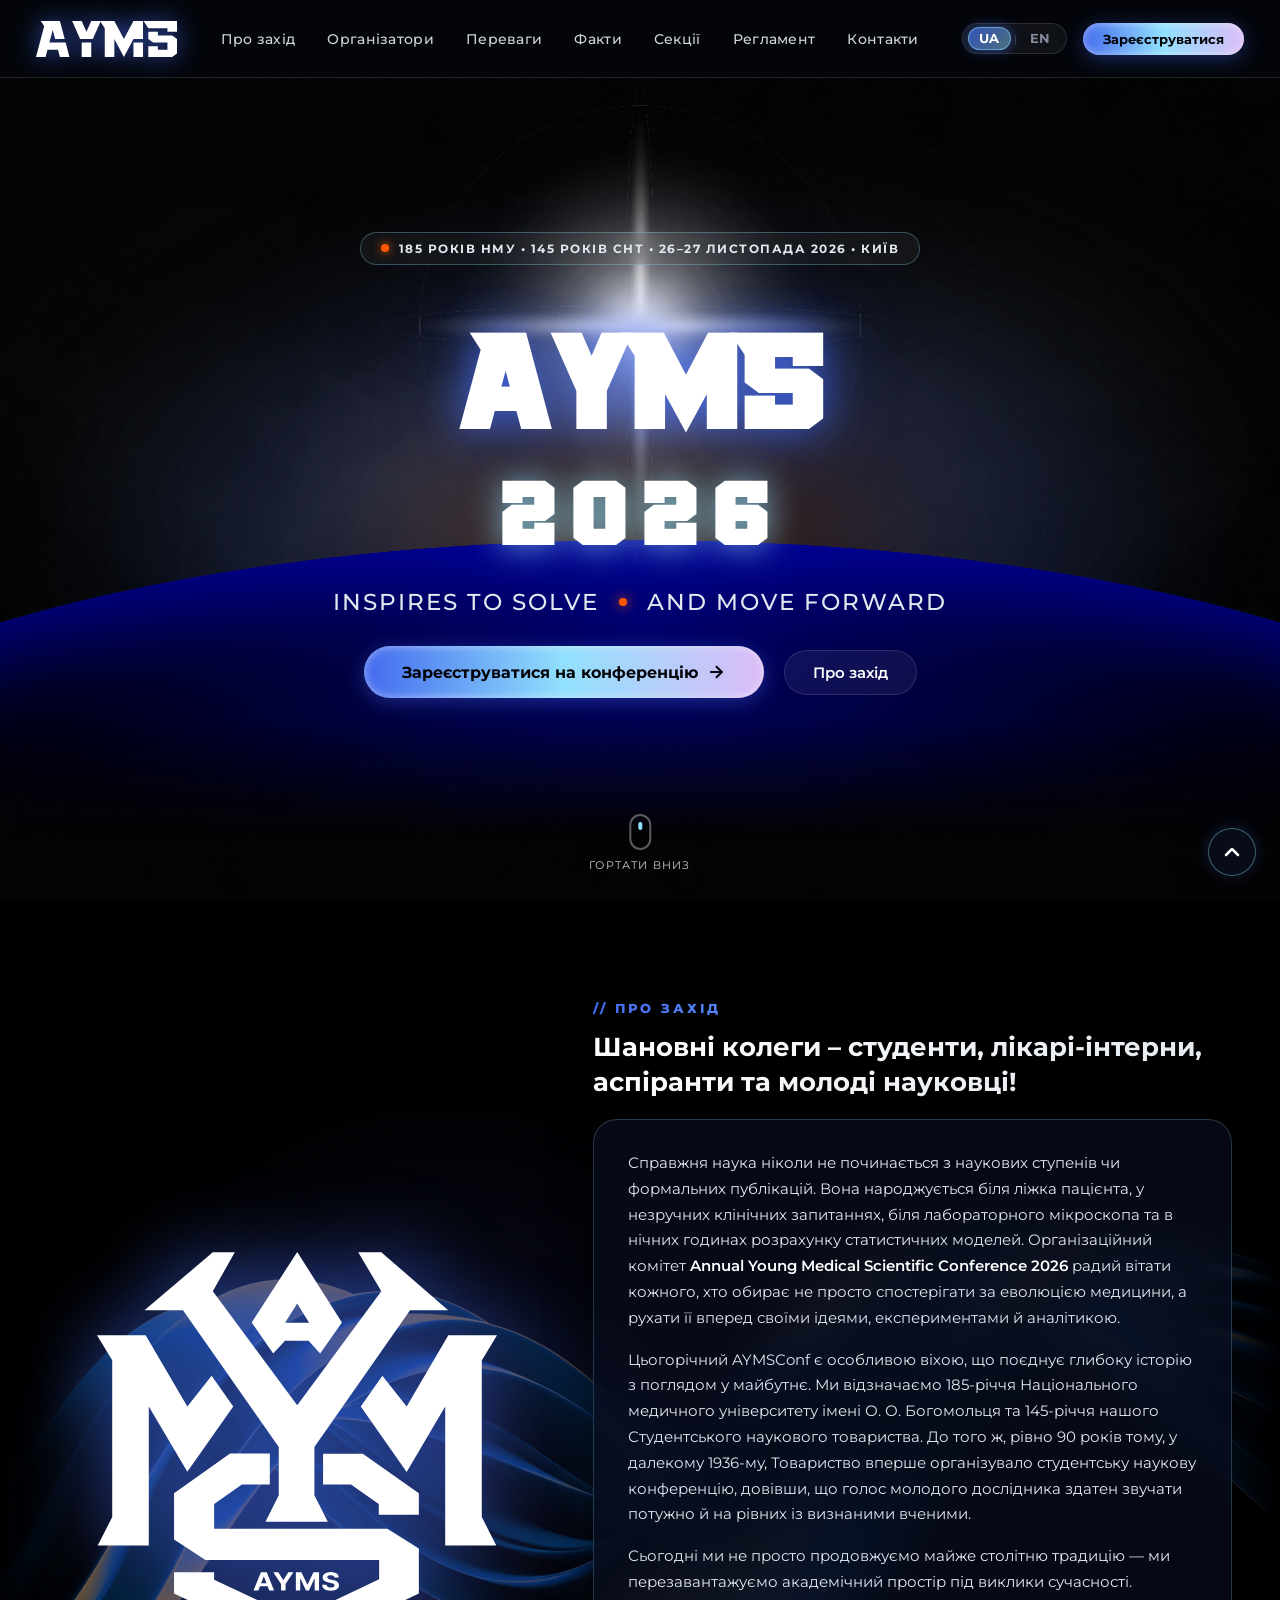
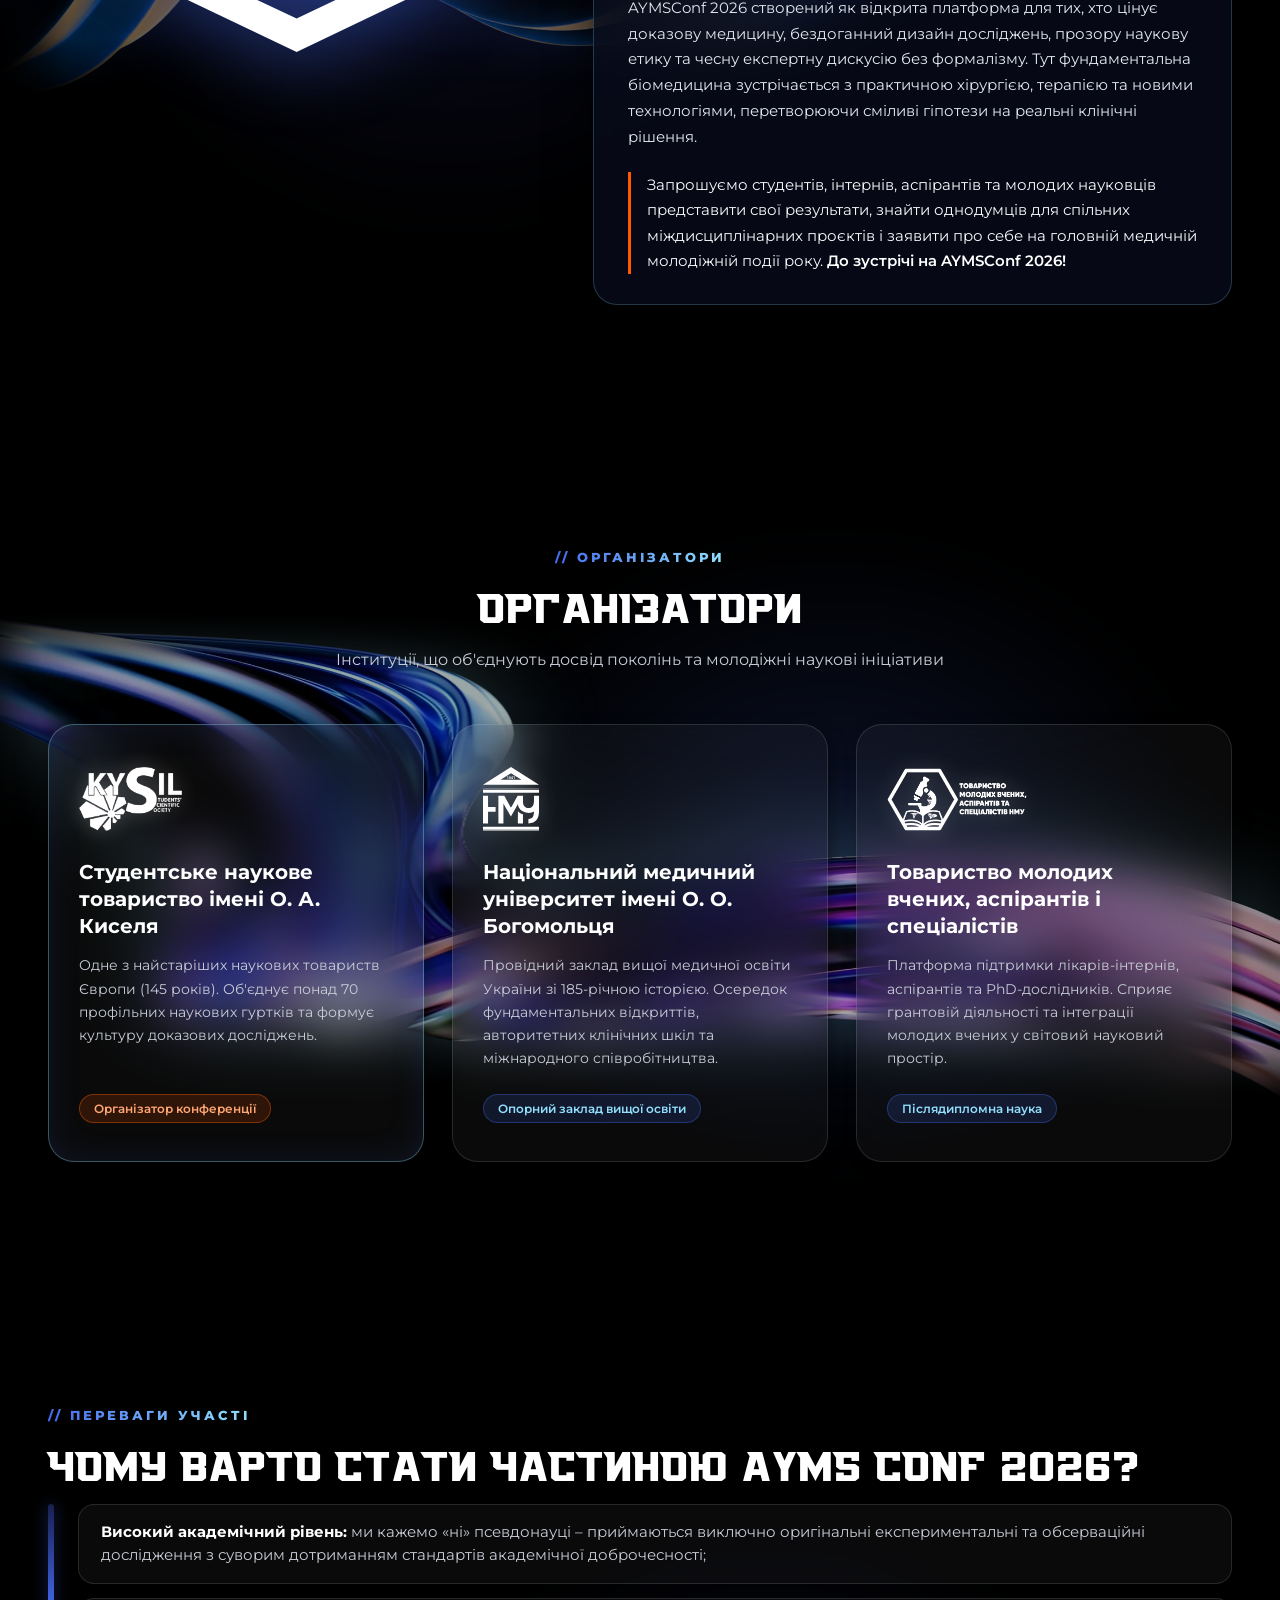
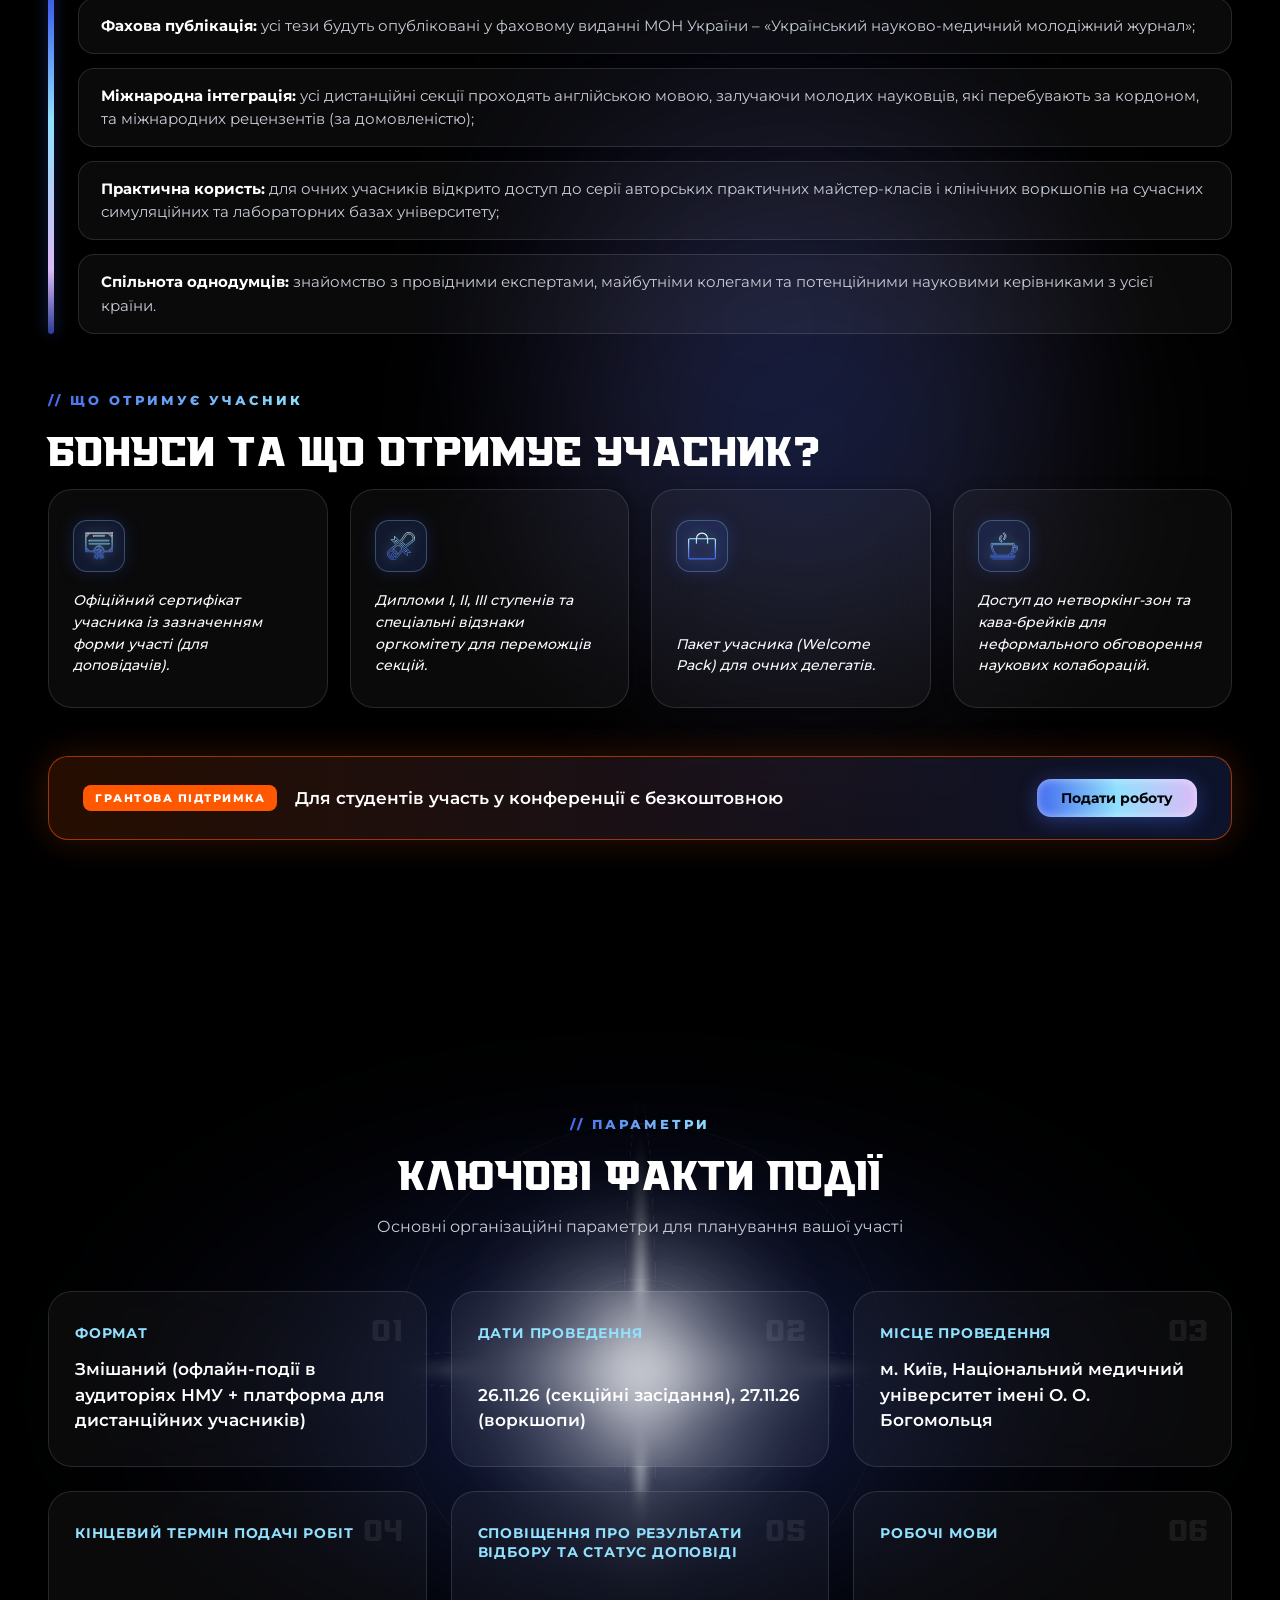
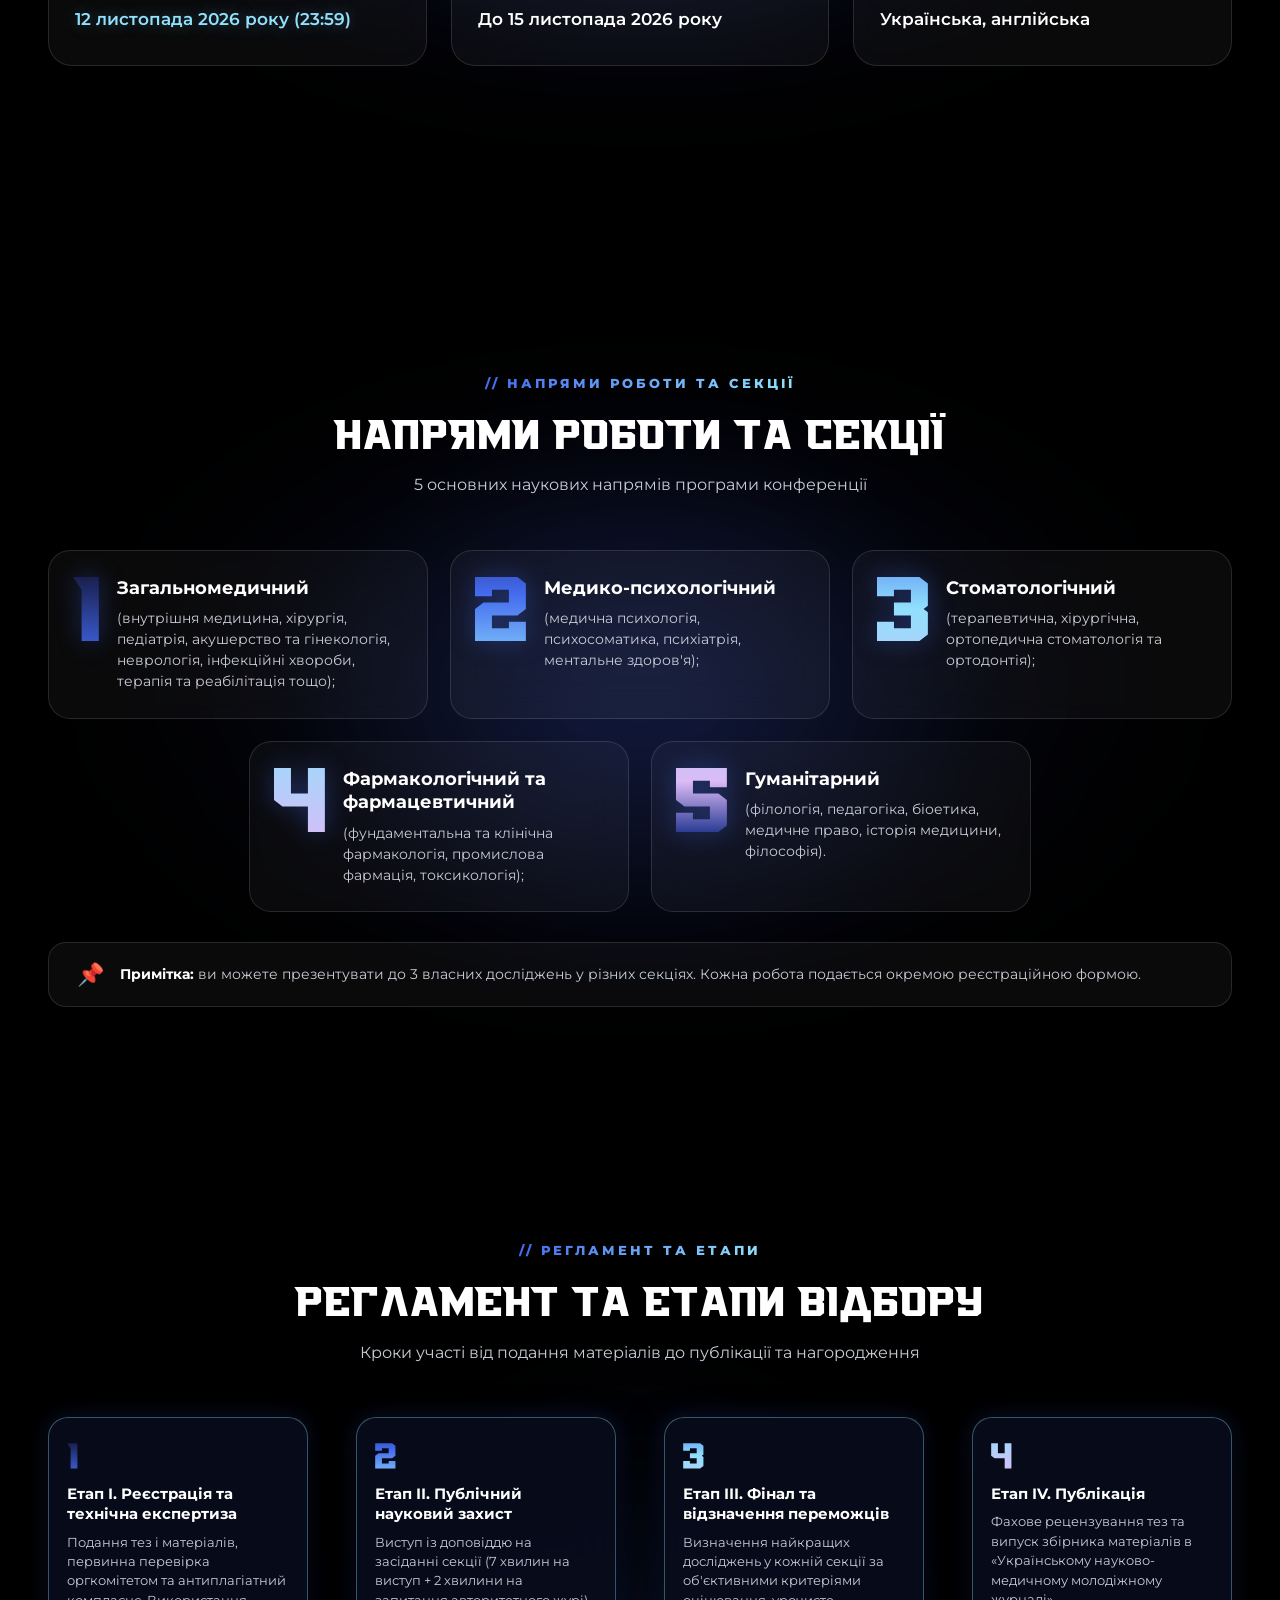
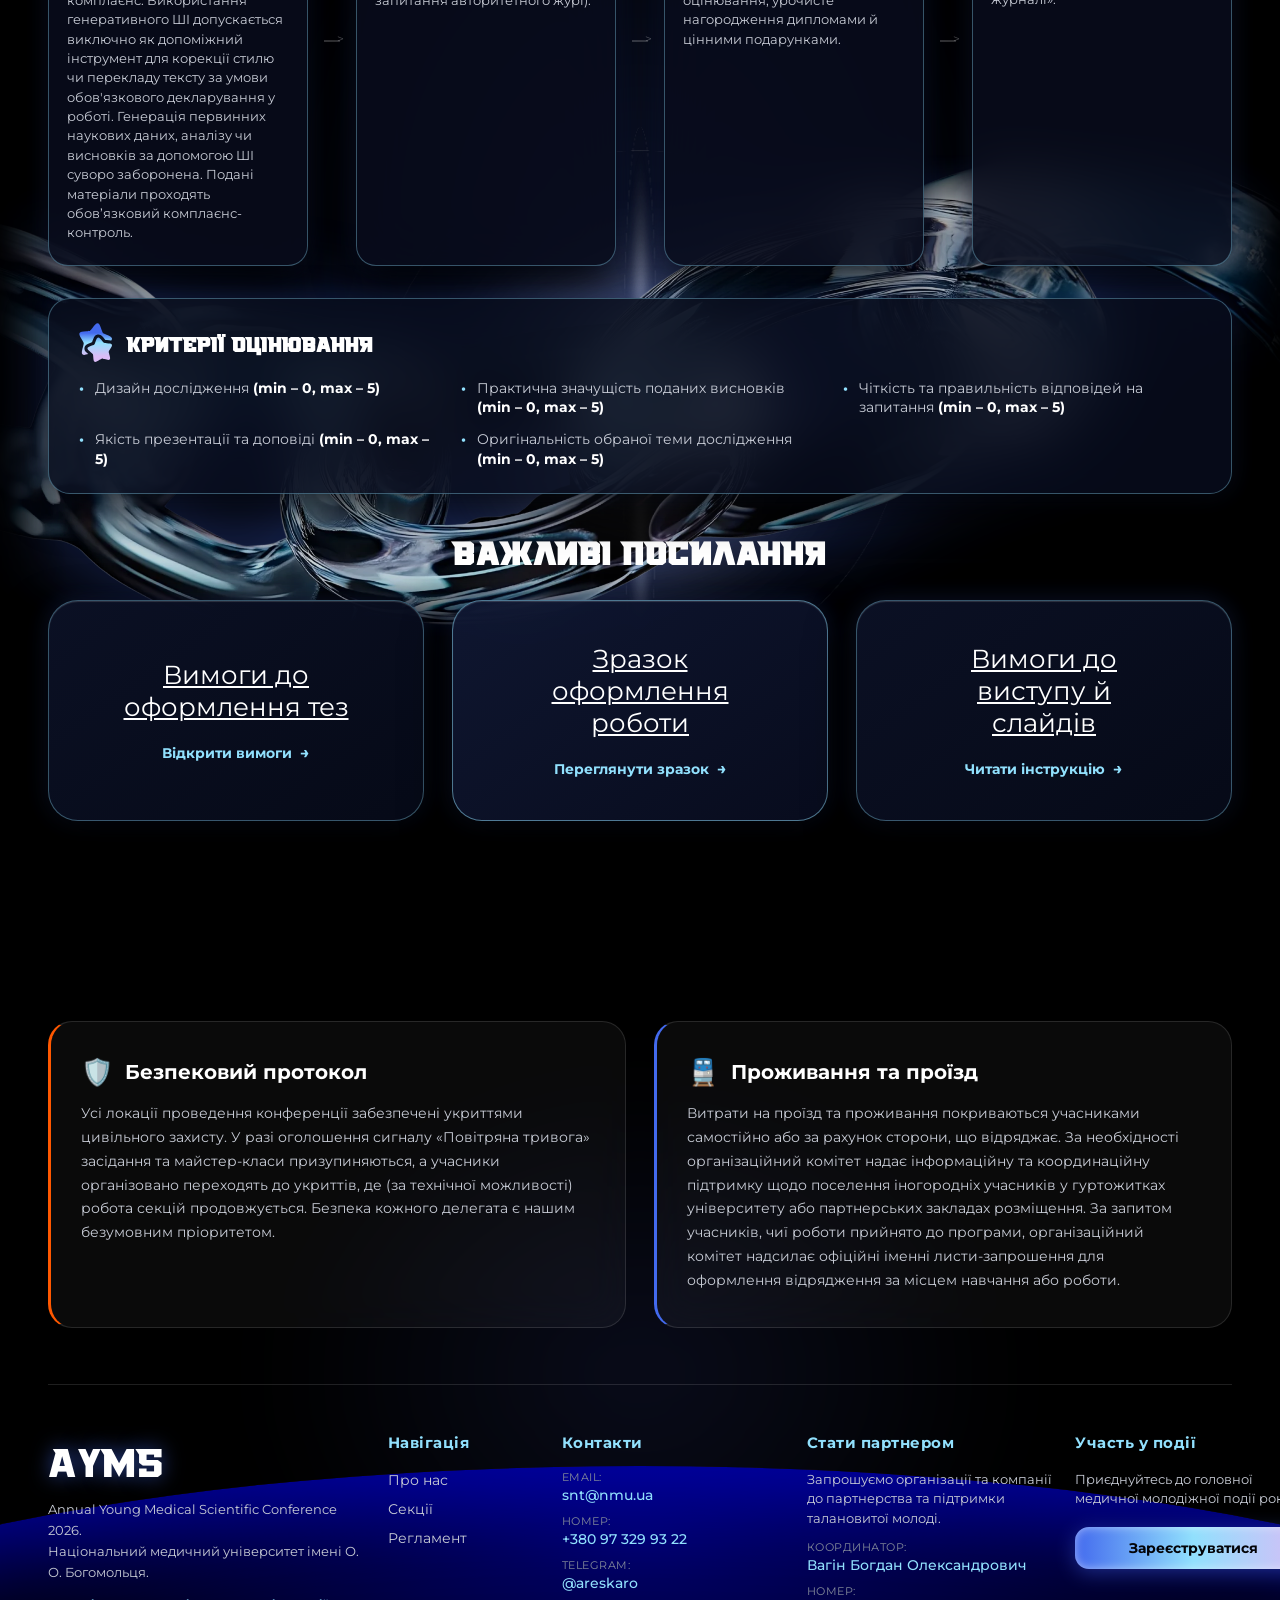
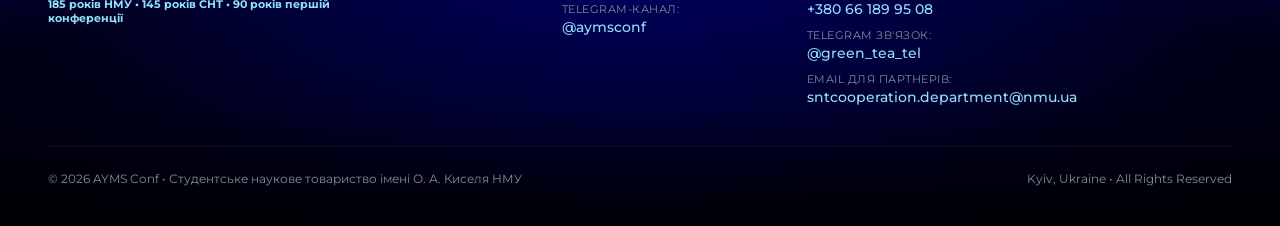
<file: index.html>
<!DOCTYPE html>
<html lang="uk">
<head>
  <meta charset="UTF-8">
  <meta name="viewport" content="width=device-width, initial-scale=1.0">
  <meta http-equiv="Cache-Control" content="no-cache, no-store, must-revalidate">
  <meta http-equiv="Pragma" content="no-cache">
  <meta http-equiv="Expires" content="0">
  <script>
    (function() {
      if (window.location.hostname === 'ussf.nmuofficial.com') {
        var cleanPath = window.location.pathname.replace(/^\/ayms(\/|$)/, '/');
        window.location.replace('https://ayms.nmuofficial.com' + cleanPath + window.location.search + window.location.hash);
        return;
      }
      var p = window.location.pathname;
      if (p && !p.endsWith('/') && !p.split('/').pop().includes('.')) {
        var base = document.createElement('base');
        base.href = p + '/';
        document.head.appendChild(base);
        window.location.replace(p + '/' + window.location.search + window.location.hash);
      }
    })();
  </script>
  <title>AYMS Conf 2026 — Annual Young Medical Scientific Conference</title>
  <meta name="description" content="Офіційний сайт Annual Young Medical Scientific Conference 2026. 185-річчя НМУ імені О.О. Богомольця та 145-річчя СНТ імені О.А. Киселя. 26–27 листопада 2026 року, Київ.">
  <link rel="canonical" href="https://ayms.nmuofficial.com/">

  <!-- Security & Privacy Meta Controls -->
  <meta http-equiv="X-Content-Type-Options" content="nosniff">
  <meta name="referrer" content="strict-origin-when-cross-origin">

  <!-- Open Graph / Facebook / LinkedIn / Telegram -->
  <meta property="og:type" content="website">
  <meta property="og:url" content="https://ayms.nmuofficial.com/">
  <meta property="og:title" content="AYMS Conf 2026 — Annual Young Medical Scientific Conference">
  <meta property="og:description" content="Офіційний сайт Annual Young Medical Scientific Conference 2026. 185-річчя НМУ імені О.О. Богомольця та 145-річчя СНТ імені О.А. Киселя. 26–27 листопада 2026 року, Київ.">
  <meta property="og:image" content="https://ayms.nmuofficial.com/images/figma_sections/sec_1_hero.webp">
  <meta property="og:locale" content="uk_UA">
  <meta property="og:locale:alternate" content="en_US">

  <!-- Twitter / X Cards -->
  <meta name="twitter:card" content="summary_large_image">
  <meta name="twitter:url" content="https://ayms.nmuofficial.com/">
  <meta name="twitter:title" content="AYMS Conf 2026 — Annual Young Medical Scientific Conference">
  <meta name="twitter:description" content="Офіційний сайт Annual Young Medical Scientific Conference 2026. 185-річчя НМУ імені О.О. Богомольця та 145-річчя СНТ імені О.А. Киселя. 26–27 листопада 2026 року, Київ.">
  <meta name="twitter:image" content="https://ayms.nmuofficial.com/images/figma_sections/sec_1_hero.webp">

  <link rel="icon" type="image/svg+xml" href="images/figma_raw/vector_41_223.svg?v=20261106_01">
  <link rel="preload" href="fonts/FalconSportOne/FalconSportOne.woff2" as="font" type="font/woff2" crossorigin>
  <link rel="preload" href="fonts/Montserrat-VariableFont_wght.woff2" as="font" type="font/woff2" crossorigin>
  <link rel="stylesheet" href="style.css?v=20261111_01">
</head>
<body class="desktop-view">

  <!-- ==================== MOBILE EXPERIENCE (< 992px, 1:1 GRAPHIC DESIGNER LAYOUT FOR UA & EN) ==================== -->
  <div class="mobile-experience">
    <!-- Floating Back to Top Button -->
    <aside class="floating-controls" aria-label="Швидка навігація">
      <button type="button" id="btn-m-back-to-top" class="floating-btn" aria-label="Повернутися нагору" title="Нагору">
        <svg width="24" height="24" viewBox="0 0 24 24" fill="none" stroke="currentColor" stroke-width="2.5" stroke-linecap="round" stroke-linejoin="round">
          <path d="M18 15l-6-6-6 6"/>
        </svg>
      </button>
    </aside>

    <!-- Floating Language Switcher for Mobile Theme -->
    <div class="mobile-lang-switcher-bar">
      <div class="lang-switcher" role="group" aria-label="Вибір мови / Language selection">
        <button type="button" class="lang-btn active" data-lang="uk" aria-label="Українська версія">UA</button>
        <span class="lang-divider">|</span>
        <button type="button" class="lang-btn" data-lang="en" aria-label="English version">EN</button>
      </div>
    </div>

    <div class="mobile-ua-view">
<main class="site-container">
      <!-- 1. Hero Section -->
      <header id="m-hero" class="figma-section">
        <img src="images/figma_sections/sec_1_hero.webp?v=20261106_01" alt="AYMS Conf 2026 - Головний екран" class="section-bg" width="1080" height="607" loading="eager" decoding="async">
        <div class="vector-logo-overlay hero-nav-logo-overlay">
          <img src="images/figma_raw/vector_41_223.svg?v=20261106_01" class="vector-logo-svg" alt="AYMS">
        </div>
        <nav class="nav-overlay" aria-label="Головне меню">
          <a href="#m-hero" class="hotspot hotspot-logo" aria-label="Логотип AYMS - На початок"></a>
          <a href="#m-about" class="hotspot hotspot-nav-about" title="Про захід"><span class="hotspot-tooltip">Про захід</span></a>
          <a href="#m-sections" class="hotspot hotspot-nav-sections" title="Секції"><span class="hotspot-tooltip">Секції</span></a>
          <a href="#m-stages" class="hotspot hotspot-nav-stages" title="Регламент"><span class="hotspot-tooltip">Регламент</span></a>
          <a href="#register" class="hotspot hotspot-nav-register" id="btn-nav-register" title="Зареєструватися"><span class="hotspot-tooltip">Зареєструватися</span></a>
        </nav>
        <div class="sr-only">
          <h1>AYMS Conf 2026</h1>
          <p>Annual Young Medical Scientific Conference</p>
          <p>Inspires to solve and move forward</p>
        </div>
      </header>

      <!-- 2. About Section -->
      <section id="m-about" class="figma-section">
        <img src="images/figma_sections/sec_2_about.webp?v=20261106_01" alt="Про захід — AYMS Conf 2026" class="section-bg" width="1080" height="1126" loading="eager" decoding="async">
        <div class="vector-logo-overlay about-emblem-logo-overlay">
          <img src="images/figma_raw/emblem_32_221.svg?v=20261106_01" class="vector-logo-svg" alt="AYMS Monogram">
        </div>
        <div class="sr-only">
          <h2>Шановні колеги – студенти, лікарі-інтерни, аспіранти та молоді науковці!</h2>
          <p>Справжня наука ніколи не починається з наукових ступенів чи формальних публікацій. Вона народжується біля ліжка пацієнта, у незручних клінічних запитаннях, біля лабораторного мікроскопа та в нічних годинах розрахунку статистичних моделей. Організаційний комітет Annual Young Medical Scientific Conference 2026 радий вітати кожного, хто обирає не просто спостерігати за еволюцією медицини, а рухати її вперед своїми ідеями, експериментами й аналітикою.</p>
          <p>Цьогорічний AYMSConf є особливою віхою, що поєднує глибоку історію з поглядом у майбутнє. Ми відзначаємо 185-річчя Національного медичного університету імені О. О. Богомольця та 145-річчя нашого Студентського наукового товариства. До того ж, рівно 90 років тому, у далекому 1936-му, Товариство вперше організувало студентську наукову конференцію, довівши, що голос молодого дослідника здатен звучати потужно й на рівних із визнаними вченими.</p>
          <p>Сьогодні ми не просто продовжуємо майже столітню традицію — ми перезавантажуємо академічний простір під виклики сучасності. AYMSConf 2026 створений як відкрита платформа для тих, хто цінує доказову медицину, бездоганний дизайн досліджень, прозору наукову етику та чесну експертну дискусію без формалізму. Тут фундаментальна біомедицина зустрічається з практичною хірургією, терапією та новими технологіями, перетворюючи сміливі гіпотези на реальні клінічні рішення.</p>
          <p>Запрошуємо студентів, інтернів, аспірантів та молодих науковців представити свої результати, знайти однодумців для спільних міждисциплінарних проєктів і заявити про себе на головній медичній молодіжній події року. До зустрічі на AYMSConf 2026!</p>
        </div>
      </section>

      <!-- 3. Organizers Section -->
      <section id="m-organizers" class="figma-section">
        <img src="images/figma_sections/sec_3_organizers.webp?v=20261106_01" alt="Організатори заходу" class="section-bg" width="1080" height="777" loading="eager" decoding="async">
        <div class="sr-only">
          <h2>Організатори</h2>
          <p>Національний медичний університет імені О. О. Богомольця</p>
          <p>Студентське наукове товариство імені О. А. Киселя</p>
          <p>Товариство молодих вчених, аспірантів і спеціалістів</p>
        </div>
      </section>

      <!-- 4. Why Join & Bonuses Section -->
      <section id="m-why-join" class="figma-section">
        <img src="images/figma_sections/sec_4_why_join.webp?v=20261106_01" alt="Чому варто стати частиною AYMS Conf 2026 та Бонуси" class="section-bg" width="1920" height="3749" loading="eager" decoding="async">
        <div class="sr-only">
          <h2>ЧОМУ ВАРТО СТАТИ ЧАСТИНОЮ AYMS CONF 2026?</h2>
          <ul>
            <li><strong>Апробація досліджень на національному рівні:</strong> можливість виступити перед фаховим журі та провідними клініцистами України.</li>
            <li><strong>Публікація тез:</strong> збірник матеріалів конференції з присвоєнням ISBN та обов'язковим індексуванням.</li>
            <li><strong>Чесна та конструктивна експертна оцінка:</strong> фідбек від експертів галузі для подальшого вдосконалення ваших напрацювань.</li>
            <li><strong>Спільнота однодумців:</strong> знайомство з провідними експертами, майбутніми колегами та потенційними науковими керівниками з усієї країни.</li>
          </ul>
          <h2>БОНУСИ ТА ЩО ОТРИМУЄ УЧАСНИК?</h2>
          <ul>
            <li>Офіційний сертифікат учасника із зазначенням форми участі (для доповідачів).</li>
            <li>Дипломи I, II, III ступенів та спеціальні відзнаки оргкомітету для переможців секцій.</li>
            <li>Пакет учасника (Welcome Pack) для очних делегатів.</li>
            <li>Доступ до нетворкінг-зон та кава-брейків для неформального обговорення наукових колаборацій.</li>
          </ul>
          <p><strong>Для студентів участь у конференції є безкоштовною</strong></p>
        </div>
      </section>

      <!-- 5. Key Facts Section -->
      <section id="m-key-facts" class="figma-section">
        <img src="images/figma_sections/sec_5_key_facts.webp?v=20261106_01" alt="Ключові факти події" class="section-bg" width="1920" height="2236" loading="eager" decoding="async">
        <div class="sr-only">
          <h2>КЛЮЧОВІ ФАКТИ ПОДІЇ</h2>
          <dl>
            <dt>Формат:</dt>
            <dd>Змішаний (офлайн-події в аудиторіях НМУ + платформа для дистанційних учасників)</dd>
            <dt>Дати проведення:</dt>
            <dd>26.11.26 (секційні засідання), 27.11.26 (воркшопи)</dd>
            <dt>Місце проведення:</dt>
            <dd>Морфологічний корпус НМУ ім. Богомольця (м. Київ, Берестейський пр-т, 34)</dd>
            <dt>Цільова аудиторія:</dt>
            <dd>Студенти мед. ВНЗ, лікарі-інтерни, аспіранти, клінічні ординатори, молоді вчені до 35 років</dd>
            <dt>Вартість участі:</dt>
            <dd>Безкоштовно для студентів; гнучкі тарифи для лікарів та вчених</dd>
          </dl>
        </div>
      </section>

      <!-- 6. Sections / Tracks Section -->
      <section id="m-sections" class="figma-section">
        <img src="images/figma_sections/sec_6_sections.webp?v=20261106_01" alt="Наукові напрямки та секції" class="section-bg" width="1920" height="2804" loading="eager" decoding="async">
        <div class="sr-only">
          <h2>НАУКОВІ НАПРЯМКИ ТА СЕКЦІЇ</h2>
          <ol>
            <li>Внутрішня медицина та кардіологія</li>
            <li>Хірургія, анестезіологія та реаніматологія</li>
            <li>Педіатрія, неонатологія та акушерство</li>
            <li>Фундаментальна медицина та фармакологія</li>
            <li>Неврологія, психіатрія та нейрохірургія</li>
            <li>Онкологія, променева діагностика та терапія</li>
            <li>Стоматологія та щелепно-лицева хірургія</li>
            <li>Гігієна, соціальна медицина та громадське здоров'''я</li>
            <li>Військова медицина, медицина катастроф та травматологія</li>
            <li>Інфекційні хвороби, імунологія та алергологія</li>
            <li>Офтальмологія та оториноларингологія</li>
            <li>Медична психологія, реабілітація та фізична терапія</li>
          </ol>
        </div>
      </section>

      <!-- 7. Stages, Selection & Criteria Section -->
      <section id="m-stages" class="figma-section">
        <img src="images/figma_sections/sec_7_stages.webp?v=20261106_01" alt="Регламент та етапи конференції" class="section-bg" width="1920" height="2567" loading="eager" decoding="async">
        <div class="criteria-hotspots-overlay" aria-label="Вимоги та зразки">
          <button type="button" class="hotspot hotspot-theses" id="btn-m-open-theses" aria-label="Відкрити вимоги до оформлення тез" title="Вимоги до оформлення тез"></button>
          <button type="button" class="hotspot hotspot-sample" id="btn-m-open-sample" aria-label="Відкрити зразок оформлення роботи" title="Зразок оформлення роботи"></button>
          <button type="button" class="hotspot hotspot-presentation" id="btn-m-open-presentation" aria-label="Відкрити вимоги до виступу й слайдів" title="Вимоги до виступу й слайдів"></button>
        </div>
        <div class="sr-only">
          <h2>РЕГЛАМЕНТ ТА ЕТАПИ ВІДБОРУ</h2>
          <ol>
            <li><strong>Етап I — Подання тез та матеріалів:</strong> Відкриття електронної реєстрації, заповнення форми та прикріплення тез до 15 жовтня 2026.</li>
            <li><strong>Етап II — Рецензування та відбір робіт:</strong> «Сліпе» рецензування фаховим оргкомітетом та оцінка дизайну дослідження до 01 листопада 2026.</li>
            <li><strong>Етап III — Оголошення фінальної програми:</strong> Публікація списку доповідачів та розклад роботи наукових секцій до 10 листопада 2026.</li>
            <li><strong>Етап IV — Проведення AYMS Conf 2026:</strong> Урочисте відкриття, усні доповіді, дискусії, воркшопи та нагородження 26-27 листопада 2026.</li>
          </ol>
        </div>
      </section>

      <!-- 8. Logistics, Security & Contacts Footer -->
      <footer id="m-footer" class="figma-section">
        <img src="images/figma_sections/sec_8_footer.webp?v=20261106_01" alt="Контакти, безпековий протокол та локація" class="section-bg" width="1080" height="1639" loading="eager" decoding="async">
        <div class="footer-hotspots-overlay" aria-label="Контакти та навігація футера">
          <a href="#m-about" class="hotspot hotspot-footer-about" title="Про нас" aria-label="Перейти до Про нас"></a>
          <a href="#m-sections" class="hotspot hotspot-footer-sections" title="Секції" aria-label="Перейти до Секції"></a>
          <a href="#m-stages" class="hotspot hotspot-footer-stages" title="Регламент" aria-label="Перейти до Регламент"></a>
          <a href="mailto:snt@nmu.ua" class="hotspot hotspot-footer-email" title="Написати листа: snt@nmu.ua" aria-label="Email: snt@nmu.ua"></a>
          <a href="tel:+380973299322" class="hotspot hotspot-footer-phone" title="Зателефонувати: +380 97 329 93 22" aria-label="Телефон: +380 97 329 93 22"></a>
          <a href="https://t.me/areskaro" target="_blank" rel="noopener noreferrer" class="hotspot hotspot-footer-tg-admin" title="Telegram: @areskaro" aria-label="Telegram: @areskaro"></a>
          <a href="https://t.me/aymsconf" target="_blank" rel="noopener noreferrer" class="hotspot hotspot-footer-tg-channel" title="Telegram-канал: @aymsconf" aria-label="Telegram-канал: @aymsconf"></a>
        </div>
        <div class="m-ua-partner-bar">
          <div class="m-ua-partner-title" data-i18n="footer_partner_title">Стати партнером</div>
          <div class="m-ua-partner-coordinator">
            <span class="m-ua-partner-role" data-i18n="footer_partner_coordinator_lbl">Координатор:</span>
            <span class="m-ua-partner-name" data-i18n="footer_partner_coordinator_val">Вагін Богдан Олександрович</span>
          </div>
          <div class="m-ua-partner-links">
            <a href="tel:+380661899508" class="m-ua-partner-link">
              <span data-i18n="footer_partner_phone_lbl">Номер:</span> +380 66 189 95 08
            </a>
            <span class="m-ua-partner-sep">|</span>
            <a href="https://t.me/green_tea_tel" target="_blank" rel="noopener noreferrer" class="m-ua-partner-link">
              <span data-i18n="footer_partner_tg_lbl">Telegram:</span> @green_tea_tel
            </a>
            <span class="m-ua-partner-sep">|</span>
            <a href="mailto:sntcooperation.department@nmu.ua" class="m-ua-partner-link">
              <span data-i18n="footer_partner_email_lbl">Email:</span> sntcooperation.department@nmu.ua
            </a>
          </div>
        </div>
        <div class="sr-only">
          <h2>Безпековий протокол</h2>
          <p>Усі локації проведення конференції забезпечені укриттями цивільного захисту. У разі оголошення сигналу «Повітряна тривога» засідання та майстер-класи призупиняються, а учасники організовано переходять до укриттів, де (за технічної можливості) робота секцій продовжується. Безпека кожного делегата є нашим безумовним пріоритетом.</p>
          <h2>Проживання та проїзд</h2>
          <p>Витрати на проїзд та проживання покриваються учасниками самостійно або за рахунок сторони, що відряджає. За необхідності організаційний комітет надає інформаційну та координаційну підтримку щодо поселення іногородніх учасників у гуртожитках університету або партнерських закладах розміщення. За запитом учасників, чиї роботи прийнято до програми, організаційний комітет надсилає офіційні іменні листи-запрошення для оформлення відрядження за місцем навчання або роботи.</p>
          <h2>Контакти</h2>
          <p>Email: snt@nmu.ua</p>
          <p>Номер: +380 97 329 93 22</p>
          <p>Telegram: @areskaro</p>
          <p>Telegram-канал: @aymsconf</p>
          <h2>Партнерство</h2>
          <p>Координатор: Вагін Богдан Олександрович, тел: +380 66 189 95 08, Telegram: @green_tea_tel, Email: sntcooperation.department@nmu.ua</p>
        </div>
      </footer>
    </main>
</div>

<div class="mobile-en-view">
<main class="site-container">
      <!-- 1. Hero Section -->
      <header id="m-en-hero" class="figma-section">
        <img src="images/figma_sections_en/sec_1_hero.webp?v=20261106_01" alt="AYMS Conf 2026 - Hero" class="section-bg" width="1080" height="607" loading="eager" decoding="async">
        <div class="vector-logo-overlay hero-nav-logo-overlay">
          <img src="images/figma_raw/vector_41_223.svg?v=20261106_01" class="vector-logo-svg" alt="AYMS">
        </div>
        <nav class="nav-overlay" aria-label="Main menu">
          <a href="#m-en-hero" class="hotspot hotspot-logo" aria-label="AYMS Logo - Top"></a>
          <a href="#m-en-about" class="hotspot hotspot-nav-about" title="About"><span class="hotspot-tooltip">About</span></a>
          <a href="#m-en-sections" class="hotspot hotspot-nav-sections" title="Tracks"><span class="hotspot-tooltip">Tracks</span></a>
          <a href="#m-en-stages" class="hotspot hotspot-nav-stages" title="Timeline"><span class="hotspot-tooltip">Timeline</span></a>
          <a href="#register" class="hotspot hotspot-nav-register" id="btn-en-nav-register" data-modal="register" title="Register"><span class="hotspot-tooltip">Register</span></a>
        </nav>
        <div class="sr-only">
          <h1>AYMS Conf 2026</h1>
          <p>Annual Young Medical Scientific Conference</p>
          <p>Inspires to solve and move forward</p>
        </div>
      </header>

      <!-- 2. About Section -->
      <section id="m-en-about" class="figma-section">
        <img src="images/figma_sections_en/sec_2_about.webp?v=20261106_01" alt="About the Conference — AYMS Conf 2026" class="section-bg" width="1080" height="1126" loading="eager" decoding="async">
        <div class="vector-logo-overlay about-emblem-logo-overlay">
          <img src="images/figma_raw/emblem_32_221.svg?v=20261106_01" class="vector-logo-svg" alt="AYMS Monogram">
        </div>
        <div class="sr-only">
          <h2>Dear colleagues – students, medical interns, PhD candidates, and young scientists!</h2>
          <p>True science never begins with academic degrees or formal publications. It is born at the patient bedside, in challenging clinical questions, by the laboratory microscope, and in late-night hours of statistical modeling. The Organizing Committee of Annual Young Medical Scientific Conference 2026 is pleased to welcome everyone who chooses not merely to observe the evolution of medicine, but to drive it forward with their ideas, experiments, and analytics.</p>
          <p>This year’s AYMSConf is a special milestone uniting deep history with a forward-looking vision. We celebrate the 185th anniversary of Bogomolets National Medical University and the 145th anniversary of our Student Scientific Society. Moreover, exactly 90 years ago, back in 1936, the Society organized its first student scientific conference, proving that the voice of a young researcher can resonate powerfully as an equal alongside renowned scholars.</p>
          <p>Today, we are not just continuing a nearly century-old tradition — we are rebooting the academic space for modern challenges. AYMSConf 2026 is created as an open platform for those who value evidence-based medicine, impeccable study design, transparent research ethics, and honest expert discussion without formalism. Here, fundamental biomedicine meets practical surgery, therapy, and emerging technologies, turning bold hypotheses into real clinical solutions.</p>
          <p>We invite students, interns, postgraduate students, and young scientists to present their findings, find like-minded peers for joint interdisciplinary projects, and make their mark at the premier youth medical event of the year. See you at AYMSConf 2026!</p>
        </div>
      </section>

      <!-- 3. Organizers Section -->
      <section id="m-en-organizers" class="figma-section">
        <img src="images/figma_sections_en/sec_3_organizers.webp?v=20261106_01" alt="Organizers" class="section-bg" width="1080" height="777" loading="eager" decoding="async">
        <div class="sr-only">
          <h2>Organizers</h2>
          <p>Bogomolets National Medical University</p>
          <p>O. A. Kysil Student Scientific Society</p>
          <p>Society of Young Scientists, Postgraduate Students and Specialists</p>
        </div>
      </section>

      <!-- 4. Why Join & Bonuses Section -->
      <section id="m-en-why-join" class="figma-section">
        <img src="images/figma_sections_en/sec_4_why_join.webp?v=20261106_01" alt="Why Join AYMS Conf 2026 & Participant Bonuses" class="section-bg" width="1080" height="2108" loading="eager" decoding="async">
        <div class="sr-only">
          <h2>WHY BECOME PART OF AYMS CONF 2026?</h2>
          <ul>
            <li><strong>High academic standard:</strong> we say "no" to pseudoscience – only original experimental and observational studies strictly adhering to academic integrity standards are accepted;</li>
            <li><strong>Peer-reviewed publication:</strong> all abstracts will be published in the specialized journal of the Ministry of Education and Science of Ukraine – "Ukrainian Scientific Medical Youth Journal";</li>
            <li><strong>International integration:</strong> all online sessions are conducted in English, engaging young scientists abroad and international peer reviewers (by arrangement);</li>
            <li><strong>Practical value:</strong> in-person delegates gain access to a series of hands-on masterclasses and clinical workshops at the university's modern simulation and laboratory facilities;</li>
            <li><strong>Community of peers:</strong> networking with leading experts, future colleagues, and potential research supervisors from across the country.</li>
          </ul>
          <h2>BONUSES & WHAT DO PARTICIPANTS RECEIVE?</h2>
          <ul>
            <li>Official participant certificate specifying the form of participation (for presenters).</li>
            <li>1st, 2nd, and 3rd degree diplomas and special Organizing Committee awards for winners.</li>
            <li>Participant package (Welcome Pack) for in-person delegates.</li>
            <li>Access to networking zones and coffee breaks for informal discussion of collaborations.</li>
          </ul>
          <p><strong>For students, participation in the conference is free of charge</strong></p>
        </div>
      </section>

      <!-- 5. Key Facts Section -->
      <section id="m-en-key-facts" class="figma-section">
        <img src="images/figma_sections_en/sec_5_key_facts.webp?v=20261106_01" alt="Key Event Facts" class="section-bg" width="1080" height="1257" loading="eager" decoding="async">
        <div class="sr-only">
          <h2>KEY EVENT FACTS</h2>
          <p><strong>Format:</strong> Hybrid (in-person events in NMU halls + online platform for remote participants)</p>
          <p><strong>Dates:</strong> Nov 26, 2026 (scientific sessions), Nov 27, 2026 (workshops)</p>
          <p><strong>Venue:</strong> Kyiv, Bogomolets National Medical University</p>
          <p><strong>Submission Deadline:</strong> November 12, 2026 (23:59)</p>
          <p><strong>Notification of Acceptance:</strong> By November 15, 2026</p>
          <p><strong>Working Languages:</strong> Ukrainian, English</p>
        </div>
      </section>

      <!-- 6. Sections / Tracks Section -->
      <section id="m-en-sections" class="figma-section">
        <img src="images/figma_sections_en/sec_6_sections.webp?v=20261106_01" alt="Scientific Tracks & Sections" class="section-bg" width="1080" height="1092" loading="eager" decoding="async">
        <div class="sr-only">
          <h2>SCIENTIFIC TRACKS & SECTIONS</h2>
          <ol>
            <li><strong>General Medicine:</strong> internal medicine, surgery, pediatrics, obstetrics & gynecology, neurology, infectious diseases, therapy & rehabilitation, etc.</li>
            <li><strong>Medical Psychology:</strong> medical psychology, psychosomatics, psychiatry, mental health.</li>
            <li><strong>Dentistry:</strong> therapeutic, surgical, prosthetic dentistry, and orthodontics.</li>
            <li><strong>Pharmacology & Pharmacy:</strong> fundamental and clinical pharmacology, industrial pharmacy, toxicology.</li>
            <li><strong>Humanities:</strong> philology, pedagogy, bioethics, medical law, history of medicine, philosophy.</li>
          </ol>
        </div>
      </section>

      <!-- 7. Stages, Selection & Criteria Section -->
      <section id="m-en-stages" class="figma-section">
        <img src="images/figma_sections_en/sec_7_stages.webp?v=20261106_01" alt="Timeline & Evaluation Criteria" class="section-bg" width="1080" height="2372" loading="eager" decoding="async">
        <div class="criteria-hotspots-overlay" aria-label="Requirements and sample links">
          <button type="button" class="hotspot hotspot-theses" id="btn-en-m-open-theses" data-modal="theses" aria-label="Open abstract formatting rules" title="Abstract Formatting Rules"></button>
          <button type="button" class="hotspot hotspot-sample" id="btn-en-m-open-sample" data-modal="sample" aria-label="Open sample abstract template" title="Sample Abstract Template"></button>
          <button type="button" class="hotspot hotspot-presentation" id="btn-en-m-open-presentation" data-modal="presentation" aria-label="Open presentation and slide guidelines" title="Presentation & Slide Guidelines"></button>
        </div>
        <div class="sr-only">
          <h2>TIMELINE</h2>
          <ol>
            <li><strong>Stage I. Registration & Technical Screening:</strong> Submission of abstracts and materials, initial screening by the Organizing Committee, and anti-plagiarism compliance.</li>
            <li><strong>Stage II. Public Scientific Defense:</strong> Oral presentation at the scientific section session (7 minutes for presentation + 2 minutes for Q&A from the expert jury).</li>
            <li><strong>Stage III. Finals & Awards Ceremony:</strong> Selection of the best studies in each section based on objective evaluation criteria, followed by an official ceremony with diplomas and awards.</li>
            <li><strong>Stage IV. Publication:</strong> Peer review of abstracts and publication of conference proceedings in the "Ukrainian Scientific Medical Youth Journal".</li>
          </ol>
          <h2>EVALUATION CRITERIA</h2>
          <ul>
            <li>Study design (min – 0, max – 5)</li>
            <li>Practical significance of conclusions (min – 0, max – 5)</li>
            <li>Clarity and accuracy of Q&A responses (min – 0, max – 5)</li>
            <li>Presentation and delivery quality (min – 0, max – 5)</li>
            <li>Originality of the research topic (min – 0, max – 5)</li>
          </ul>
        </div>
      </section>

      <!-- 8. Logistics, Security & Contacts Footer -->
      <footer id="m-en-footer" class="figma-section">
        <img src="images/figma_sections_en/sec_8_footer.webp?v=20261106_01" alt="Safety, Logistics and Contacts" class="section-bg" width="1080" height="1639" loading="eager" decoding="async">
        <div class="footer-hotspots-overlay" aria-label="Footer navigation and contacts">
          <a href="#m-en-about" class="hotspot hotspot-footer-about" title="About Us" aria-label="Go to About Us"></a>
          <a href="#m-en-sections" class="hotspot hotspot-footer-sections" title="Tracks" aria-label="Go to Tracks"></a>
          <a href="#m-en-stages" class="hotspot hotspot-footer-stages" title="Timeline" aria-label="Go to Timeline"></a>
          <a href="mailto:snt@nmu.ua" class="hotspot hotspot-footer-email" title="Email: snt@nmu.ua" aria-label="Email: snt@nmu.ua"></a>
          <a href="tel:+380973299322" class="hotspot hotspot-footer-phone" title="Phone: +380 97 329 93 22" aria-label="Phone: +380 97 329 93 22"></a>
          <a href="https://t.me/areskaro" target="_blank" rel="noopener noreferrer" class="hotspot hotspot-footer-tg-admin" title="Telegram: @areskaro" aria-label="Telegram: @areskaro"></a>
          <a href="https://t.me/aymsconf" target="_blank" rel="noopener noreferrer" class="hotspot hotspot-footer-tg-channel" title="Telegram channel: @aymsconf" aria-label="Telegram channel: @aymsconf"></a>
        </div>
        <div class="m-ua-partner-bar">
          <div class="m-ua-partner-title" data-i18n="footer_partner_title">Become a Partner</div>
          <div class="m-ua-partner-coordinator">
            <span class="m-ua-partner-role" data-i18n="footer_partner_coordinator_lbl">Coordinator:</span>
            <span class="m-ua-partner-name" data-i18n="footer_partner_coordinator_val">Bohdan Vahin</span>
          </div>
          <div class="m-ua-partner-links">
            <a href="tel:+380661899508" class="m-ua-partner-link">
              <span data-i18n="footer_partner_phone_lbl">Phone:</span> +380 66 189 95 08
            </a>
            <span class="m-ua-partner-sep">|</span>
            <a href="https://t.me/green_tea_tel" target="_blank" rel="noopener noreferrer" class="m-ua-partner-link">
              <span data-i18n="footer_partner_tg_lbl">Telegram:</span> @green_tea_tel
            </a>
            <span class="m-ua-partner-sep">|</span>
            <a href="mailto:sntcooperation.department@nmu.ua" class="m-ua-partner-link">
              <span data-i18n="footer_partner_email_lbl">Email:</span> sntcooperation.department@nmu.ua
            </a>
          </div>
        </div>
        <div class="sr-only">
          <h2>Safety protocol</h2>
          <p>All conference venues are equipped with civil defense shelters. In the event of an air raid alert, sessions and workshops are paused and participants proceed in an organized manner to the shelters, where (if technically feasible) section work continues. The safety of every delegate is our absolute priority.</p>
          <h2>Accommodation & travel</h2>
          <p>Travel and accommodation expenses are covered by participants independently or by their sending institution. If needed, the Organizing Committee provides informational and coordination support for accommodating out-of-town participants in university dormitories or partner lodging facilities.</p>
          <h2>Contacts</h2>
          <p>Email: snt@nmu.ua</p>
          <p>Phone: +380 97 329 93 22</p>
          <p>Telegram: @areskaro</p>
          <p>Telegram channel: @aymsconf</p>
          <h2>Partnership</h2>
          <p>Coordinator: Bohdan Vahin, Phone: +380 66 189 95 08, Telegram: @green_tea_tel, Email: sntcooperation.department@nmu.ua</p>
        </div>
      </footer>
    </main>
  </div>
</div>

<!-- ==================== DESKTOP EXPERIENCE (>= 992px) ==================== -->
  <div class="desktop-experience">
    <header class="desktop-navbar" id="desktop-nav">
      <div class="nav-container">
        <a href="#hero" class="nav-brand" aria-label="Головна AYMS 2026">
          <img src="images/figma_raw/vector_41_223.svg?v=20261106_01" alt="AYMS" class="nav-logo-img">
        </a>

        <nav class="nav-links" aria-label="Головна навігація">
          <a href="#about" class="nav-link" data-i18n="nav_about">Про захід</a>
          <a href="#organizers" class="nav-link" data-i18n="nav_organizers">Організатори</a>
          <a href="#why-join" class="nav-link" data-i18n="nav_why_join">Переваги</a>
          <a href="#facts" class="nav-link" data-i18n="nav_facts">Факти</a>
          <a href="#sections" class="nav-link" data-i18n="nav_sections">Секції</a>
          <a href="#stages" class="nav-link" data-i18n="nav_stages">Регламент</a>
          <a href="#contacts" class="nav-link" data-i18n="nav_contacts">Контакти</a>
          <div class="mobile-drawer-lang">
            <span class="mobile-drawer-lang-label" data-i18n="nav_lang_label">Мова</span>
            <div class="lang-switcher" role="group" aria-label="Вибір мови / Language selection">
              <button type="button" class="lang-btn active" data-lang="uk">UA</button>
              <span class="lang-divider">|</span>
              <button type="button" class="lang-btn" data-lang="en">EN</button>
            </div>
          </div>
        </nav>

        <div class="nav-actions">
          <!-- Language Switcher -->
          <div class="lang-switcher" role="group" aria-label="Вибір мови / Language selection">
            <button type="button" class="lang-btn active" data-lang="uk" aria-label="Українська версія">UA</button>
            <span class="lang-divider">|</span>
            <button type="button" class="lang-btn" data-lang="en" aria-label="English version">EN</button>
          </div>
          <button type="button" class="figma-gradient-btn nav-cta-btn" id="nav-btn-register">
            <span data-i18n="nav_register">Зареєструватися</span>
          </button>
          <button type="button" class="mobile-menu-toggle" id="mobile-menu-toggle" aria-label="Меню навігації" aria-expanded="false">
            <span class="hamburger-line"></span>
            <span class="hamburger-line"></span>
            <span class="hamburger-line"></span>
          </button>
        </div>
      </div>
    </header>

    <!-- ==================== MAIN DESKTOP SECTIONS ==================== -->
    <main class="desktop-main">

      <!-- ==================== 1. HERO SECTION (100vh) ==================== -->
      <section id="hero" class="vh-section section-hero">
        <div class="hero-bg-smokey"></div>
        <div class="hero-bg-concrete"></div>

        <!-- Celestial Planet Sphere Glows -->
        <div class="hero-cosmic-glow"></div>
        <div class="hero-celestial-sphere"></div>
        
        <!-- Designer Center Lens Flare -->
        <img src="images/figma_raw/blik_lens_flare.webp?v=20261106_01" alt="" class="hero-lens-flare-img" aria-hidden="true" fetchpriority="high" decoding="async">

        <div class="hero-content-wrapper">
          <div class="hero-anniversary-badge">
            <span class="badge-pulse"></span>
            <span data-i18n="hero_badge">185 РОКІВ НМУ • 145 РОКІВ СНТ • 26–27 ЛИСТОПАДА 2026 • КИЇВ</span>
          </div>

          <!-- Giant Falcon Sport One Title -->
          <h1 class="hero-main-title">
            <span class="hero-title-ayms falcon-title">AYMS</span>
            <span class="hero-title-year falcon-title">2026</span>
          </h1>

          <!-- Slogans Under Crescent -->
          <div class="hero-slogans-container">
            <span class="hero-slogan-left" data-i18n="hero_slogan_left">Inspires to solve</span>
            <span class="hero-slogan-dot"></span>
            <span class="hero-slogan-right" data-i18n="hero_slogan_right">and move forward</span>
          </div>

          <div class="hero-cta-group">
            <button type="button" class="figma-gradient-btn btn-hero-cta" id="hero-btn-register">
              <span data-i18n="hero_cta_register">Зареєструватися на конференцію</span>
              <svg width="20" height="20" viewBox="0 0 24 24" fill="none" stroke="currentColor" stroke-width="2.5"><path d="M5 12h14M12 5l7 7-7 7"/></svg>
            </button>
            <a href="#about" class="btn-glass btn-hero-secondary">
              <span data-i18n="hero_cta_about">Про захід</span>
            </a>
          </div>
        </div>

        <a href="#about" class="hero-scroll-indicator" aria-label="Гортати до опису заходу">
          <span class="mouse-icon"><span class="mouse-wheel"></span></span>
          <span class="scroll-label" data-i18n="hero_scroll_down">Гортати вниз</span>
        </a>
      </section>

      <!-- ==================== 2. ABOUT SECTION (Full Letter + Monogram + Ribbon) ==================== -->
      <section id="about" class="vh-section section-about">
        <!-- Designer's 3D Blue Wave Ribbon 1 (Horizontal Seamless) -->
        <img src="images/figma_raw/blue_wave_horizontal.webp?v=20261106_01" alt="" class="about-wave-horizontal" aria-hidden="true" loading="lazy" decoding="async">
        <div class="section-bg-concrete-overlay"></div>

        <div class="section-container about-grid">
          <!-- Left: Clean Designer Monogram Emblem (No oval ring or extra stat boxes) -->
          <div class="about-visual-column">
            <div class="emblem-card-glow">
              <img src="images/figma_raw/emblem_32_221.svg?v=20261106_01" alt="AYMS Emblem" class="about-monogram-img" loading="lazy" decoding="async">
            </div>
          </div>

          <!-- Right: Full Letter Text from Designer Mockup -->
          <div class="about-text-column">
            <div class="section-tag" data-i18n="about_tag">// ПРО ЗАХІД</div>
            <h2 class="about-greeting-title" data-i18n="about_title">Шановні колеги – студенти, лікарі-інтерни, аспіранти та молоді науковці!</h2>

            <div class="about-full-letter">
              <p class="about-letter-p" data-i18n-html="about_p1_html">
                Справжня наука ніколи не починається з наукових ступенів чи формальних публікацій. Вона народжується біля ліжка пацієнта, у незручних клінічних запитаннях, біля лабораторного мікроскопа та в нічних годинах розрахунку статистичних моделей. Організаційний комітет <strong>Annual Young Medical Scientific Conference 2026</strong> радий вітати кожного, хто обирає не просто спостерігати за еволюцією медицини, а рухати її вперед своїми ідеями, експериментами й аналітикою.
              </p>

              <p class="about-letter-p" data-i18n-html="about_p2_html">
                Цьогорічний AYMSConf є особливою віхою, що поєднує глибоку історію з поглядом у майбутнє. Ми відзначаємо 185-річчя Національного медичного університету імені О. О. Богомольця та 145-річчя нашого Студентського наукового товариства. До того ж, рівно 90 років тому, у далекому 1936-му, Товариство вперше організувало студентську наукову конференцію, довівши, що голос молодого дослідника здатен звучати потужно й на рівних із визнаними вченими.
              </p>

              <p class="about-letter-p" data-i18n-html="about_p3_html">
                Сьогодні ми не просто продовжуємо майже столітню традицію — ми перезавантажуємо академічний простір під виклики сучасності. AYMSConf 2026 створений як відкрита платформа для тих, хто цінує доказову медицину, бездоганний дизайн досліджень, прозору наукову етику та чесну експертну дискусію без формалізму. Тут фундаментальна біомедицина зустрічається з практичною хірургією, терапією та новими технологіями, перетворюючи сміливі гіпотези на реальні клінічні рішення.
              </p>

              <p class="about-letter-p about-letter-conclusion" data-i18n-html="about_p4_html">
                Запрошуємо студентів, інтернів, аспірантів та молодих науковців представити свої результати, знайти однодумців для спільних міждисциплінарних проєктів і заявити про себе на головній медичній молодіжній події року. <strong>До зустрічі на AYMSConf 2026!</strong>
              </p>
            </div>
          </div>
        </div>
      </section>

      <!-- ==================== 3. ORGANIZERS SECTION (100vh) ==================== -->
      <section id="organizers" class="vh-section section-organizers">
        <!-- 3D Wave Ribbon 2 (Horizontal Seamless) -->
        <img src="images/figma_raw/wave_ribbon_2_horizontal.webp?v=20261106_01" alt="" class="org-wave-horizontal" aria-hidden="true" loading="lazy" decoding="async">
        <div class="section-bg-concrete-overlay"></div>

        <div class="section-container">
          <div class="section-header-center">
            <span class="section-tag" data-i18n="org_tag">// ОРГАНІЗАТОРИ</span>
            <h2 class="section-title falcon-title" data-i18n="org_title">ОРГАНІЗАТОРИ</h2>
            <p class="section-subtitle" data-i18n="org_subtitle">Інституції, що об'єднують досвід поколінь та молодіжні наукові ініціативи</p>
          </div>

          <div class="organizers-cards-grid">
            <!-- Card 1: SNT Kysil -->
            <div class="organizer-glass-card highlight-card">
              <div class="org-logo-wrapper">
                <img src="images/PhotoRoom-20230828_175059.png?v=20261106_01" alt="СНТ імені О.А. Киселя" class="org-logo-img" loading="lazy" decoding="async">
              </div>
              <h3 class="org-card-title" data-i18n="org_card2_title">Студентське наукове товариство імені О. А. Киселя</h3>
              <p class="org-card-desc" data-i18n="org_card2_desc">
                Одне з найстаріших наукових товариств Європи (145 років). 
                Об'єднує понад 70 профільних наукових гуртків та формує культуру доказових досліджень.
              </p>
              <div class="org-card-tag accent-tag" data-i18n="org_card2_tag">Організатор конференції</div>
            </div>

            <!-- Card 2: NMU -->
            <div class="organizer-glass-card">
              <div class="org-logo-wrapper">
                <img src="images/figma_raw/logo_nmu_card.svg?v=20261106_01" alt="НМУ імені О.О. Богомольця" class="org-logo-svg" loading="lazy" decoding="async">
              </div>
              <h3 class="org-card-title" data-i18n="org_card1_title">Національний медичний університет імені О. О. Богомольця</h3>
              <p class="org-card-desc" data-i18n="org_card1_desc">
                Провідний заклад вищої медичної освіти України зі 185-річною історією. 
                Осередок фундаментальних відкриттів, авторитетних клінічних шкіл та міжнародного співробітництва.
              </p>
              <div class="org-card-tag" data-i18n="org_card1_tag">Опорний заклад вищої освіти</div>
            </div>

            <!-- Card 3: TMV -->
            <div class="organizer-glass-card">
              <div class="org-logo-wrapper">
                <img src="images/figma_raw/tmv_logo_card.png?v=20261106_01" alt="Товариство молодих вчених, аспірантів і спеціалістів" class="org-logo-img" loading="lazy" decoding="async">
              </div>
              <h3 class="org-card-title" data-i18n="org_card3_title">Товариство молодих вчених, аспірантів і спеціалістів</h3>
              <p class="org-card-desc" data-i18n="org_card3_desc">
                Платформа підтримки лікарів-інтернів, аспірантів та PhD-дослідників. 
                Сприяє грантовій діяльності та інтеграції молодих вчених у світовий науковий простір.
              </p>
              <div class="org-card-tag" data-i18n="org_card3_tag">Післядипломна наука</div>
            </div>
          </div>
        </div>
      </section>

      <!-- ==================== 4. WHY JOIN & BONUSES ==================== -->
      <section id="why-join" class="vh-section section-why-join">
        <div class="section-bg-concrete-overlay"></div>
        <div class="why-cosmic-glow"></div>

        <div class="section-container">
          <!-- Top Block: Why Join (5 Exact Designer Points) -->
          <div class="why-join-block">
            <div class="section-tag" data-i18n="why_tag">// ПЕРЕВАГИ УЧАСТІ</div>
            <h2 class="section-title falcon-title" data-i18n="why_title">ЧОМУ ВАРТО СТАТИ ЧАСТИНОЮ AYMS CONF 2026?</h2>
            
            <div class="why-join-layout">
              <div class="why-gradient-bar" aria-hidden="true"></div>
              <div class="reasons-list">
                <div class="reason-item" data-i18n-html="why_1_html">
                  <strong>Високий академічний рівень:</strong> ми кажемо «ні» псевдонауці – приймаються виключно оригінальні експериментальні та обсерваційні дослідження з суворим дотриманням стандартів академічної доброчесності;
                </div>
                <div class="reason-item" data-i18n-html="why_2_html">
                  <strong>Фахова публікація:</strong> усі тези будуть опубліковані у фаховому виданні МОН України – «Український науково-медичний молодіжний журнал»;
                </div>
                <div class="reason-item" data-i18n-html="why_3_html">
                  <strong>Міжнародна інтеграція:</strong> усі дистанційні секції проходять англійською мовою, залучаючи молодих науковців, які перебувають за кордоном, та міжнародних рецензентів (за домовленістю);
                </div>
                <div class="reason-item" data-i18n-html="why_4_html">
                  <strong>Практична користь:</strong> для очних учасників відкрито доступ до серії авторських практичних майстер-класів і клінічних воркшопів на сучасних симуляційних та лабораторних базах університету;
                </div>
                <div class="reason-item" data-i18n-html="why_5_html">
                  <strong>Спільнота однодумців:</strong> знайомство з провідними експертами, майбутніми колегами та потенційними науковими керівниками з усієї країни.
                </div>
              </div>
            </div>
          </div>

          <!-- Middle Block: Bonuses with Frosted Glass Cards -->
          <div class="bonuses-block">
            <div class="section-tag" data-i18n="bonuses_tag">// ЩО ОТРИМУЄ УЧАСНИК</div>
            <h2 class="section-title falcon-title" data-i18n="bonuses_title">БОНУСИ ТА ЩО ОТРИМУЄ УЧАСНИК?</h2>

            <div class="bonuses-grid-4">
              <div class="figma-bonus-card">
                <div class="bonus-icon-box">
                  <img src="images/figma_raw/icon_certificate.svg" alt="Сертифікат" loading="lazy" decoding="async">
                </div>
                <p class="bonus-text-italic" data-i18n="bonus_1_desc">Офіційний сертифікат учасника із зазначенням форми участі (для доповідачів).</p>
              </div>

              <div class="figma-bonus-card">
                <div class="bonus-icon-box">
                  <img src="images/figma_raw/icon_diploma.svg" alt="Диплом" loading="lazy" decoding="async">
                </div>
                <p class="bonus-text-italic" data-i18n="bonus_2_desc">Дипломи І, ІІ, ІІІ ступенів та спеціальні відзнаки оргкомітету для переможців секцій.</p>
              </div>

              <div class="figma-bonus-card">
                <div class="bonus-icon-box">
                  <img src="images/figma_raw/icon_welcome_pack.svg" alt="Пакет" loading="lazy" decoding="async">
                </div>
                <p class="bonus-text-italic" data-i18n="bonus_3_desc">Пакет учасника (Welcome Pack) для очних делегатів.</p>
              </div>

              <div class="figma-bonus-card">
                <div class="bonus-icon-box">
                  <img src="images/figma_raw/icon_coffee_break.svg" alt="Кава" loading="lazy" decoding="async">
                </div>
                <p class="bonus-text-italic" data-i18n="bonus_4_desc">Доступ до нетворкінг-зон та кава-брейків для неформального обговорення наукових колаборацій.</p>
              </div>
            </div>
          </div>

          <!-- Free for Students Banner -->
          <div class="free-student-figma-banner">
            <div class="free-banner-text-box">
              <span class="free-highlight-tag" data-i18n="free_badge">ГРАНТОВА ПІДТРИМКА</span>
              <span class="free-text-title" data-i18n="free_title">Для студентів участь у конференції є безкоштовною</span>
            </div>
            <button type="button" class="figma-gradient-btn" id="banner-btn-register" data-i18n="free_btn">Подати роботу</button>
          </div>
        </div>
      </section>

      <!-- ==================== 5. KEY FACTS (100vh — 6 Exact Designer Parameters) ==================== -->
      <section id="facts" class="vh-section section-facts">
        <div class="section-bg-concrete-overlay"></div>
        <div class="facts-cosmic-sphere"></div>
        <img src="images/figma_raw/blik_lens_flare.webp" alt="" class="facts-lens-flare-img" aria-hidden="true" loading="lazy" decoding="async">

        <div class="section-container">
          <div class="section-header-center">
            <span class="section-tag" data-i18n="facts_tag">// ПАРАМЕТРИ</span>
            <h2 class="section-title falcon-title" data-i18n="facts_title">КЛЮЧОВІ ФАКТИ ПОДІЇ</h2>
            <p class="section-subtitle" data-i18n="facts_subtitle">Основні організаційні параметри для планування вашої участі</p>
          </div>

          <div class="facts-grid-6">
            <div class="fact-glass-card">
              <div class="fact-number-glow falcon-title">01</div>
              <h3 class="fact-title" data-i18n="fact_label_1">Формат</h3>
              <p class="fact-desc-main" data-i18n="fact_val_1">Змішаний (офлайн-події в аудиторіях НМУ + платформа для дистанційних учасників)</p>
            </div>

            <div class="fact-glass-card">
              <div class="fact-number-glow falcon-title">02</div>
              <h3 class="fact-title" data-i18n="fact_label_2">Дати проведення</h3>
              <p class="fact-desc-main" data-i18n="fact_val_2">26.11.26 (секційні засідання), 27.11.26 (воркшопи)</p>
            </div>

            <div class="fact-glass-card">
              <div class="fact-number-glow falcon-title">03</div>
              <h3 class="fact-title" data-i18n="fact_label_3">Місце проведення</h3>
              <p class="fact-desc-main" data-i18n="fact_val_3">м. Київ, Національний медичний університет імені О. О. Богомольця</p>
            </div>

            <div class="fact-glass-card highlight-card">
              <div class="fact-number-glow falcon-title">04</div>
              <h3 class="fact-title" data-i18n="fact_label_4">Кінцевий термін подачі робіт</h3>
              <p class="fact-desc-main accent-cyan-text" data-i18n="fact_val_4">12 листопада 2026 року (23:59)</p>
            </div>

            <div class="fact-glass-card">
              <div class="fact-number-glow falcon-title">05</div>
              <h3 class="fact-title" data-i18n="fact_label_5">Сповіщення про результати відбору та статус доповіді</h3>
              <p class="fact-desc-main" data-i18n="fact_val_5">До 15 листопада 2026 року</p>
            </div>

            <div class="fact-glass-card">
              <div class="fact-number-glow falcon-title">06</div>
              <h3 class="fact-title" data-i18n="fact_label_6">Робочі мови</h3>
              <p class="fact-desc-main" data-i18n="fact_val_6">Українська, англійська</p>
            </div>
          </div>
        </div>
      </section>

      <!-- ==================== 6. SECTIONS (100vh — 5 Exact Designer Directions) ==================== -->
      <section id="sections" class="vh-section section-sections">
        <div class="section-bg-concrete-overlay"></div>
        <div class="sections-cosmic-glow"></div>

        <div class="section-container">
          <div class="section-header-center">
            <span class="section-tag" data-i18n="sections_tag">// НАПРЯМИ РОБОТИ ТА СЕКЦІЇ</span>
            <h2 class="section-title falcon-title" data-i18n="sections_title">НАПРЯМИ РОБОТИ ТА СЕКЦІЇ</h2>
            <p class="section-subtitle" data-i18n="sections_subtitle">5 основних наукових напрямів програми конференції</p>
          </div>

          <div class="tracks-grid-5">
            <div class="track-card-5">
              <img src="images/figma_raw/sec_digit_1.svg" alt="1" class="track-digit-svg" loading="lazy" decoding="async">
              <div class="track-card-body">
                <h4 data-i18n="track_1_title">Загальномедичний</h4>
                <p data-i18n="track_1_desc">(внутрішня медицина, хірургія, педіатрія, акушерство та гінекологія, неврологія, інфекційні хвороби, терапія та реабілітація тощо);</p>
              </div>
            </div>

            <div class="track-card-5">
              <img src="images/figma_raw/sec_digit_2.svg" alt="2" class="track-digit-svg" loading="lazy" decoding="async">
              <div class="track-card-body">
                <h4 data-i18n="track_2_title">Медико-психологічний</h4>
                <p data-i18n="track_2_desc">(медична психологія, психосоматика, психіатрія, ментальне здоров'я);</p>
              </div>
            </div>

            <div class="track-card-5">
              <img src="images/figma_raw/sec_digit_3.svg" alt="3" class="track-digit-svg" loading="lazy" decoding="async">
              <div class="track-card-body">
                <h4 data-i18n="track_3_title">Стоматологічний</h4>
                <p data-i18n="track_3_desc">(терапевтична, хірургічна, ортопедична стоматологія та ортодонтія);</p>
              </div>
            </div>

            <div class="track-card-5">
              <img src="images/figma_raw/sec_digit_4.svg" alt="4" class="track-digit-svg" loading="lazy" decoding="async">
              <div class="track-card-body">
                <h4 data-i18n="track_4_title">Фармакологічний та фармацевтичний</h4>
                <p data-i18n="track_4_desc">(фундаментальна та клінічна фармакологія, промислова фармація, токсикологія);</p>
              </div>
            </div>

            <div class="track-card-5">
              <img src="images/figma_raw/sec_digit_5.svg" alt="5" class="track-digit-svg" loading="lazy" decoding="async">
              <div class="track-card-body">
                <h4 data-i18n="track_5_title">Гуманітарний</h4>
                <p data-i18n="track_5_desc">(філологія, педагогіка, біоетика, медичне право, історія медицини, філософія).</p>
              </div>
            </div>
          </div>

          <div class="sections-note-bar">
            <span class="note-icon">📌</span>
            <p data-i18n-html="sections_note_html">
              <strong>Примітка:</strong> ви можете презентувати до 3 власних досліджень у різних секціях. Кожна робота подається окремою реєстраційною формою.
            </p>
          </div>
        </div>
      </section>

      <!-- ==================== 7. STAGES, EVALUATION CRITERIA & IMPORTANT LINKS ==================== -->
      <section id="stages" class="vh-section section-stages">
        <div class="section-bg-concrete-overlay"></div>
        <img src="images/figma_raw/blik_lens_flare.webp" alt="" class="stages-lens-flare-img" aria-hidden="true" loading="lazy" decoding="async">
        <img src="images/figma_raw/glass_chain_horizontal.webp" alt="" class="stages-glass-chain-horizontal" aria-hidden="true" loading="lazy" decoding="async">

        <div class="section-container">
          <div class="section-header-center">
            <span class="section-tag" data-i18n="stages_tag">// РЕГЛАМЕНТ ТА ЕТАПИ</span>
            <h2 class="section-title falcon-title" data-i18n="stages_title">РЕГЛАМЕНТ ТА ЕТАПИ ВІДБОРУ</h2>
            <p class="section-subtitle" data-i18n="stages_subtitle">Кроки участі від подання матеріалів до публікації та нагородження</p>
          </div>

          <!-- 4 Steps with Designer's Numeral SVGs -->
          <div class="stages-timeline-row">
            <div class="timeline-step">
              <div class="step-numeral-svg"><img src="images/figma_raw/stage_I.svg" alt="1" loading="lazy" decoding="async"></div>
              <h4 data-i18n="stage_1_title">Етап І. Реєстрація та технічна експертиза</h4>
              <p data-i18n="stage_1_desc">Подання тез і матеріалів, первинна перевірка оргкомітетом та антиплагіатний комплаєнс. Використання генеративного ШІ допускається виключно як допоміжний інструмент для корекції стилю чи перекладу тексту за умови обов'язкового декларування у роботі. Генерація первинних наукових даних, аналізу чи висновків за допомогою ШІ суворо заборонена. Подані матеріали проходять обов’язковий комплаєнс-контроль.</p>
            </div>
            <div class="timeline-step-arrow"></div>

            <div class="timeline-step">
              <div class="step-numeral-svg"><img src="images/figma_raw/stage_II.svg" alt="2" loading="lazy" decoding="async"></div>
              <h4 data-i18n="stage_2_title">Етап ІІ. Публічний науковий захист</h4>
              <p data-i18n="stage_2_desc">Виступ із доповіддю на засіданні секції (7 хвилин на виступ + 2 хвилини на запитання авторитетного журі).</p>
            </div>
            <div class="timeline-step-arrow"></div>

            <div class="timeline-step">
              <div class="step-numeral-svg"><img src="images/figma_raw/stage_III.svg" alt="3" loading="lazy" decoding="async"></div>
              <h4 data-i18n="stage_3_title">Етап ІІІ. Фінал та відзначення переможців</h4>
              <p data-i18n="stage_3_desc">Визначення найкращих досліджень у кожній секції за об'єктивними критеріями оцінювання, урочисте нагородження дипломами й цінними подарунками.</p>
            </div>
            <div class="timeline-step-arrow"></div>

            <div class="timeline-step">
              <div class="step-numeral-svg"><img src="images/figma_raw/stage_IV.svg" alt="4" loading="lazy" decoding="async"></div>
              <h4 data-i18n="stage_4_title">Етап ІV. Публікація</h4>
              <p data-i18n="stage_4_desc">Фахове рецензування тез та випуск збірника матеріалів в «Українському науково-медичний молодіжному журналі».</p>
            </div>
          </div>

          <!-- Evaluation Criteria Block (Synchronized from Designer Mockup) -->
          <div class="desktop-eval-card">
            <div class="desktop-eval-header">
              <img src="images/figma_raw/vector_41_176.svg" alt="" class="desktop-eval-star" loading="lazy" decoding="async">
              <h3 class="desktop-eval-title falcon-title" data-i18n="eval_title">КРИТЕРІЇ ОЦІНЮВАННЯ</h3>
            </div>
            <ul class="desktop-eval-grid">
              <li data-i18n-html="eval_1_html">Дизайн дослідження <strong>(min – 0, max – 5)</strong></li>
              <li data-i18n-html="eval_2_html">Практична значущість поданих висновків <strong>(min – 0, max – 5)</strong></li>
              <li data-i18n-html="eval_3_html">Чіткість та правильність відповідей на запитання <strong>(min – 0, max – 5)</strong></li>
              <li data-i18n-html="eval_4_html">Якість презентації та доповіді <strong>(min – 0, max – 5)</strong></li>
              <li data-i18n-html="eval_5_html">Оригінальність обраної теми дослідження <strong>(min – 0, max – 5)</strong></li>
            </ul>
          </div>

          <!-- Important Links Heading -->
          <div class="criteria-header-center">
            <h3 class="criteria-section-title falcon-title" data-i18n="criteria_title">ВАЖЛИВІ ПОСИЛАННЯ</h3>
          </div>

          <!-- 3 Signature Glass Criteria Cards -->
          <div class="criteria-cards-trio">
            <button type="button" class="criteria-card-btn" id="btn-desktop-theses">
              <div class="criteria-card-inner">
                <h3 class="criteria-heading" data-i18n-html="link_card_1_html">Вимоги до<br>оформлення тез</h3>
                <div class="criteria-action-link">
                  <span data-i18n="btn_theses">Відкрити вимоги</span>
                  <span class="arrow-glyph">→</span>
                </div>
              </div>
            </button>

            <button type="button" class="criteria-card-btn featured-criteria" id="btn-desktop-sample">
              <div class="criteria-card-inner">
                <h3 class="criteria-heading" data-i18n-html="link_card_2_html">Зразок<br>оформлення<br>роботи</h3>
                <div class="criteria-action-link">
                  <span data-i18n="btn_sample">Переглянути зразок</span>
                  <span class="arrow-glyph">→</span>
                </div>
              </div>
            </button>

            <button type="button" class="criteria-card-btn" id="btn-desktop-presentation">
              <div class="criteria-card-inner">
                <h3 class="criteria-heading" data-i18n-html="link_card_3_html">Вимоги до<br>виступу й<br>слайдів</h3>
                <div class="criteria-action-link">
                  <span data-i18n="btn_presentation">Читати інструкцію</span>
                  <span class="arrow-glyph">→</span>
                </div>
              </div>
            </button>
          </div>
        </div>
      </section>

      <!-- ==================== 8. LOGISTICS, SAFETY & FOOTER ==================== -->
      <section id="contacts" class="vh-section section-contacts">
        <div class="section-bg-concrete-overlay"></div>
        <!-- Bottom Celestial Blue Sphere Arc Horizon -->
        <div class="footer-blue-sphere-arc"></div>

        <div class="section-container">
          <!-- Top: Safety Protocol & Logistics -->
          <div class="logistics-dual-grid">
            <div class="logistics-card safety-card">
              <div class="logistics-header">
                <span class="logistics-icon">🛡️</span>
                <h3 data-i18n="security_title">Безпековий протокол</h3>
              </div>
              <p data-i18n="security_desc">
                Усі локації проведення конференції забезпечені укриттями цивільного захисту. У разі оголошення сигналу «Повітряна тривога» засідання та майстер-класи призупиняються, а учасники організовано переходять до укриттів, де (за технічної можливості) робота секцій продовжується. Безпека кожного делегата є нашим безумовним пріоритетом.
              </p>
            </div>

            <div class="logistics-card travel-card">
              <div class="logistics-header">
                <span class="logistics-icon">🚆</span>
                <h3 data-i18n="logistics_title">Проживання та проїзд</h3>
              </div>
              <p data-i18n="logistics_desc">
                Витрати на проїзд та проживання покриваються учасниками самостійно або за рахунок сторони, що відряджає. За необхідності організаційний комітет надає інформаційну та координаційну підтримку щодо поселення іногородніх учасників у гуртожитках університету або партнерських закладах розміщення. За запитом учасників, чиї роботи прийнято до програми, організаційний комітет надсилає офіційні іменні листи-запрошення для оформлення відрядження за місцем навчання або роботи.
              </p>
            </div>
          </div>

          <!-- Bottom: Master Footer matching Figma Layout -->
          <footer class="desktop-master-footer">
            <div class="footer-columns-row">
              <div class="footer-brand-col">
                <div class="footer-logo-box">
                  <span class="footer-ayms-falcon falcon-title">AYMS</span>
                </div>
                <p class="footer-tagline" data-i18n-html="footer_tagline_html">
                  Annual Young Medical Scientific Conference 2026.<br>
                  Національний медичний університет імені О. О. Богомольця.
                </p>
                <div class="footer-anniversary-tag" data-i18n="footer_anniversary">
                  185 років НМУ • 145 років СНТ • 90 років першій конференції
                </div>
              </div>

              <div class="footer-links-col">
                <h4 class="footer-col-title" data-i18n="footer_nav_title">Навігація</h4>
                <ul class="footer-list">
                  <li><a href="#about" data-i18n="footer_nav_about">Про нас</a></li>
                  <li><a href="#sections" data-i18n="footer_nav_sections">Секції</a></li>
                  <li><a href="#stages" data-i18n="footer_nav_stages">Регламент</a></li>
                </ul>
              </div>

              <div class="footer-contacts-col">
                <h4 class="footer-col-title" data-i18n="footer_contacts_title">Контакти</h4>
                <ul class="footer-contacts-list">
                  <li>
                    <span class="contact-lbl" data-i18n="footer_email_lbl">Email:</span>
                    <a href="mailto:snt@nmu.ua" class="contact-val">snt@nmu.ua</a>
                  </li>
                  <li>
                    <span class="contact-lbl" data-i18n="footer_phone_lbl">Номер:</span>
                    <a href="tel:+380973299322" class="contact-val">+380 97 329 93 22</a>
                  </li>
                  <li>
                    <span class="contact-lbl" data-i18n="footer_tg_lbl">Telegram:</span>
                    <a href="https://t.me/areskaro" target="_blank" rel="noopener noreferrer" class="contact-val">@areskaro</a>
                  </li>
                  <li>
                    <span class="contact-lbl" data-i18n="footer_tg_channel_lbl">Telegram-канал:</span>
                    <a href="https://t.me/aymsconf" target="_blank" rel="noopener noreferrer" class="contact-val channel-val">@aymsconf</a>
                  </li>
                </ul>
              </div>

              <div class="footer-partner-col">
                <h4 class="footer-col-title" data-i18n="footer_partner_title">Стати партнером</h4>
                <p class="footer-partner-desc" data-i18n="footer_partner_desc">Запрошуємо організації та компанії до партнерства та підтримки талановитої молоді.</p>
                <ul class="footer-contacts-list">
                  <li>
                    <span class="contact-lbl" data-i18n="footer_partner_coordinator_lbl">Координатор:</span>
                    <span class="contact-val" data-i18n="footer_partner_coordinator_val">Вагін Богдан Олександрович</span>
                  </li>
                  <li>
                    <span class="contact-lbl" data-i18n="footer_partner_phone_lbl">Номер:</span>
                    <a href="tel:+380661899508" class="contact-val">+380 66 189 95 08</a>
                  </li>
                  <li>
                    <span class="contact-lbl" data-i18n="footer_partner_tg_lbl">Telegram зв'язок:</span>
                    <a href="https://t.me/green_tea_tel" target="_blank" rel="noopener noreferrer" class="contact-val">@green_tea_tel</a>
                  </li>
                  <li>
                    <span class="contact-lbl" data-i18n="footer_partner_email_lbl">Email для партнерів:</span>
                    <a href="mailto:sntcooperation.department@nmu.ua" class="contact-val">sntcooperation.department@nmu.ua</a>
                  </li>
                </ul>
              </div>

              <div class="footer-cta-col">
                <h4 class="footer-col-title" data-i18n="footer_join_title">Участь у події</h4>
                <p class="footer-cta-desc" data-i18n="footer_join_desc">Приєднуйтесь до головної медичної молодіжної події року.</p>
                <button type="button" class="figma-gradient-btn footer-reg-btn" id="footer-btn-register" data-i18n="footer_btn_register">
                  Зареєструватися
                </button>
              </div>
            </div>

            <div class="footer-bottom-bar">
              <span data-i18n="footer_copyright">© 2026 AYMS Conf • Студентське наукове товариство імені О. А. Киселя НМУ</span>
              <span>Kyiv, Ukraine • All Rights Reserved</span>
            </div>
          </footer>
        </div>
      </section>

      <!-- ==================== FLOATING QUICK CONTROLS ==================== -->
      <aside class="floating-controls" aria-label="Швидка навігація">
        <button type="button" id="btn-back-to-top" class="floating-btn" aria-label="Повернутися нагору" title="Нагору">
          <svg width="24" height="24" viewBox="0 0 24 24" fill="none" stroke="currentColor" stroke-width="2.5" stroke-linecap="round" stroke-linejoin="round">
            <path d="M18 15l-6-6-6 6"/>
          </svg>
        </button>
      </aside>

    </main>
  </div>

  <!-- ==================== INTERACTIVE MODALS ==================== -->
  <div id="modal-container" class="modal-backdrop" aria-hidden="true" role="dialog">
    <div class="modal-dialog">
      <button type="button" class="modal-close-btn" id="modal-close" aria-label="Закрити вікно">&times;</button>
      <div class="modal-header">
        <h3 id="modal-title" class="modal-title"></h3>
      </div>
      <div id="modal-body" class="modal-body">
        <!-- Injected via JavaScript -->
      </div>
      <div class="modal-footer">
        <button type="button" class="figma-gradient-btn modal-action-btn" id="modal-confirm-btn" data-i18n="modal_close_btn">Зрозуміло</button>
      </div>
    </div>
  </div>

  <script src="translations.js?v=20261106_01" defer></script>
  <script src="script.js?v=20261106_01" defer></script>
</body>
</html>
</file>
<file: style.css>
/* ==========================================================================
   AYMS Conf 2026 — Desktop 100vh Master Stylesheet
   Directly utilizes all designer assets, 3D ribbons, textures & Falcon Sport font
   ========================================================================== */

/* --- 1. FONTS SPECIFICATION --- */
@font-face {
  font-family: 'Falcon Sport One';
  src: url('fonts/FalconSportOne/FalconSportOne.woff2') format('woff2'),
       url('fonts/FalconSportOne/FalconSportOne.woff') format('woff'),
       url('fonts/FalconSportOne/FalconSportOne.ttf') format('truetype');
  font-weight: 400;
  font-style: normal;
  font-display: swap;
}

@font-face {
  font-family: 'Montserrat';
  src: url('fonts/Montserrat-VariableFont_wght.woff2') format('woff2-variations'),
       url('fonts/Montserrat-VariableFont_wght.woff2') format('woff2'),
       url('fonts/Montserrat-VariableFont_wght.ttf') format('truetype-variations'),
       url('fonts/static/Montserrat-Regular.ttf') format('truetype');
  font-weight: 100 900;
  font-style: normal;
  font-display: swap;
}

/* --- 2. RESET & DESIGN TOKENS --- */
*, *::before, *::after {
  box-sizing: border-box;
  margin: 0;
  padding: 0;
}

:root {
  --bg-deep: #000000;
  --accent-orange: #FF5800;
  --accent-blue: #436AEE;
  --accent-cyan: #91E0FD;
  --accent-purple: #DBBBF6;
  --accent-green: #34D399;

  --text-primary: #FFFFFF;
  --text-secondary: #C8CCD6;
  --text-muted: #838A9A;

  --border-glass: rgba(255, 255, 255, 0.12);
  --border-glass-card: rgba(255, 255, 255, 0.08);

  --grad-primary: linear-gradient(90deg, #436AEE 0%, #91E0FD 50%, #DBBBF6 100%);
  --grad-orange: linear-gradient(135deg, #FF5800 0%, #FF8533 100%);
  
  --font-title: 'Falcon Sport One', 'Montserrat', sans-serif;
  --font-body: 'Montserrat', sans-serif;
  --container-max-w: 1480px;
}

html {
  scroll-behavior: smooth;
  background-color: var(--bg-deep);
  color: var(--text-primary);
  font-family: var(--font-body);
  -webkit-font-smoothing: antialiased;
  -moz-osx-font-smoothing: grayscale;
  width: 100%;
  max-width: 100vw;
  overflow-x: hidden;
}

body, body.desktop-view {
  background-color: var(--bg-deep);
  overflow-x: hidden;
  color: var(--text-primary);
  min-height: 100vh;
  width: 100%;
  max-width: 100vw;
  position: relative;
}

/* Custom Scrollbar */
::-webkit-scrollbar {
  width: 8px;
}
::-webkit-scrollbar-track {
  background: #040508;
}
::-webkit-scrollbar-thumb {
  background: linear-gradient(180deg, #436AEE, #FF5800);
  border-radius: 4px;
}
::-webkit-scrollbar-thumb:hover {
  background: #FF5800;
}

/* Typography Utility */
.falcon-title {
  font-family: var(--font-title);
  letter-spacing: 0.5px;
  line-height: 1.1;
  text-transform: uppercase;
}

/* ==========================================================================
   FIXED DESKTOP NAVBAR
   ========================================================================== */
.desktop-navbar {
  position: fixed;
  top: 0;
  left: 0;
  right: 0;
  height: 78px;
  background: rgba(4, 6, 12, 0.85);
  backdrop-filter: blur(24px);
  -webkit-backdrop-filter: blur(24px);
  border-bottom: 1px solid var(--border-glass);
  z-index: 1000;
  transition: all 0.3s ease;
}

.desktop-navbar.scrolled {
  background: rgba(2, 4, 8, 0.95);
  box-shadow: 0 10px 30px rgba(0, 0, 0, 0.9);
  border-bottom-color: rgba(67, 106, 238, 0.25);
}

.nav-container {
  max-width: var(--container-max-w);
  height: 100%;
  margin: 0 auto;
  padding: 0 36px;
  display: flex;
  align-items: center;
  justify-content: space-between;
}

.nav-brand {
  display: flex;
  align-items: center;
  gap: 12px;
  text-decoration: none;
  transition: transform 0.2s ease;
}
.nav-brand:hover {
  transform: scale(1.03);
}

.nav-logo-img {
  height: 36px;
  width: auto;
  filter: drop-shadow(0 0 12px rgba(67, 106, 238, 0.7));
}

.nav-brand-badge {
  font-family: var(--font-body);
  font-size: 11px;
  font-weight: 800;
  letter-spacing: 2px;
  padding: 4px 8px;
  border-radius: 6px;
  background: rgba(67, 106, 238, 0.15);
  border: 1px solid rgba(145, 224, 253, 0.3);
  color: var(--accent-cyan);
}

.nav-links {
  display: flex;
  align-items: center;
  gap: 32px;
}

.nav-link {
  color: #D1D5DB;
  text-decoration: none;
  font-size: 14px;
  font-weight: 500;
  letter-spacing: 0.3px;
  transition: all 0.2s ease;
  position: relative;
  padding: 6px 0;
}

.nav-link:hover, .nav-link.active {
  color: var(--accent-cyan);
}

.nav-link::after {
  content: '';
  position: absolute;
  bottom: 0;
  left: 0;
  width: 0;
  height: 2px;
  background: var(--grad-primary);
  border-radius: 2px;
  transition: width 0.25s ease;
}

.nav-link:hover::after, .nav-link.active::after {
  width: 100%;
}

.nav-actions {
  display: flex;
  align-items: center;
  gap: 16px;
}

/* --- Language Switcher (Desktop & Mobile) --- */
.lang-switcher {
  display: inline-flex;
  align-items: center;
  background: rgba(255, 255, 255, 0.05);
  border: 1px solid var(--border-glass);
  border-radius: 999px;
  padding: 3px 5px;
  gap: 3px;
  backdrop-filter: blur(14px);
  -webkit-backdrop-filter: blur(14px);
  transition: all 0.25s ease;
  z-index: 100;
  user-select: none;
}

.lang-switcher:hover {
  border-color: rgba(145, 224, 253, 0.4);
  box-shadow: 0 0 16px rgba(67, 106, 238, 0.25);
}

.lang-btn {
  background: transparent;
  border: none;
  color: var(--text-muted);
  font-family: var(--font-body);
  font-size: 13px;
  font-weight: 700;
  letter-spacing: 0.04em;
  padding: 4px 10px;
  border-radius: 999px;
  cursor: pointer;
  transition: all 0.25s cubic-bezier(0.16, 1, 0.3, 1);
  line-height: 1;
}

.lang-btn:hover {
  color: var(--text-primary);
}

.lang-btn.active {
  background: linear-gradient(135deg, rgba(67, 106, 238, 0.75), rgba(145, 224, 253, 0.45));
  color: #FFFFFF;
  box-shadow: 0 0 12px rgba(67, 106, 238, 0.6);
  border: 1px solid rgba(145, 224, 253, 0.5);
}

.lang-divider {
  color: rgba(255, 255, 255, 0.2);
  font-size: 11px;
  user-select: none;
}

/* Floating language switcher for mobile-experience */
.mobile-lang-switcher-bar {
  position: fixed;
  bottom: 14px;
  left: 12px;
  z-index: 1100;
  display: flex;
  align-items: center;
  transform: scale(0.84);
  transform-origin: bottom left;
}

.mobile-lang-switcher-bar .lang-switcher {
  background: rgba(10, 15, 30, 0.85);
  box-shadow: 0 4px 20px rgba(0, 0, 0, 0.7), 0 0 12px rgba(67, 106, 238, 0.3);
  backdrop-filter: blur(12px);
  -webkit-backdrop-filter: blur(12px);
}

.mobile-experience .floating-controls {
  bottom: 14px;
  right: 12px;
}

.mobile-experience .floating-btn {
  width: 38px;
  height: 38px;
}

/* Mobile drawer lang switcher */
.mobile-drawer-lang {
  display: none;
  width: 100%;
  padding-top: 14px;
  margin-top: 6px;
  border-top: 1px solid rgba(255, 255, 255, 0.08);
  justify-content: space-between;
  align-items: center;
}

.mobile-drawer-lang-label {
  font-size: 14px;
  font-weight: 600;
  color: var(--text-secondary);
}

.mobile-menu-toggle {
  display: none;
  background: rgba(255, 255, 255, 0.04);
  border: 1px solid var(--border-glass);
  border-radius: 10px;
  padding: 8px 10px;
  cursor: pointer;
  flex-direction: column;
  justify-content: center;
  align-items: center;
  gap: 5px;
  transition: all 0.2s ease;
}

.mobile-menu-toggle:hover {
  background: rgba(255, 255, 255, 0.1);
  border-color: rgba(145, 224, 253, 0.4);
}

.hamburger-line {
  display: block;
  width: 22px;
  height: 2px;
  background: #FFFFFF;
  border-radius: 2px;
  transition: all 0.25s ease;
}

.desktop-navbar.nav-open .hamburger-line:nth-child(1) {
  transform: translateY(7px) rotate(45deg);
}

.desktop-navbar.nav-open .hamburger-line:nth-child(2) {
  opacity: 0;
}

.desktop-navbar.nav-open .hamburger-line:nth-child(3) {
  transform: translateY(-7px) rotate(-45deg);
}

.btn-primary-gradient,
.figma-gradient-btn {
  background: var(--grad-primary);
  color: #030408;
  font-family: var(--font-body);
  font-weight: 700;
  font-size: 14px;
  border: none;
  outline: none;
  padding: 10px 24px;
  border-radius: 14px;
  cursor: pointer;
  box-shadow: 0 4px 20px rgba(67, 106, 238, 0.4), inset 0 0 10px rgba(255, 255, 255, 0.5);
  transition: all 0.25s cubic-bezier(0.16, 1, 0.3, 1);
  display: inline-flex;
  align-items: center;
  justify-content: center;
  gap: 8px;
  text-decoration: none;
}

.btn-primary-gradient:hover,
.figma-gradient-btn:hover {
  transform: translateY(-2px) scale(1.02);
  box-shadow: 0 8px 30px rgba(145, 224, 253, 0.7), 0 0 25px rgba(67, 106, 238, 0.9);
  color: #000000;
}

.nav-cta-btn {
  padding: 8px 20px;
  font-size: 13px;
  border-radius: 20px;
}

.switch-icon {
  font-size: 14px;
}

.switch-text {
  font-size: 12px;
  letter-spacing: 0.3px;
}

.btn-glass {
  background: rgba(255, 255, 255, 0.06);
  border: 1px solid var(--border-glass);
  backdrop-filter: blur(12px);
  color: #FFFFFF;
  font-family: var(--font-body);
  font-weight: 600;
  font-size: 15px;
  padding: 12px 28px;
  border-radius: 14px;
  cursor: pointer;
  text-decoration: none;
  display: inline-flex;
  align-items: center;
  gap: 8px;
  transition: all 0.2s ease;
}

.btn-glass:hover {
  background: rgba(255, 255, 255, 0.14);
  border-color: rgba(255, 255, 255, 0.35);
  transform: translateY(-2px);
}

/* ==========================================================================
   COMMON 100VH SECTION STRUCTURE
   ========================================================================== */
.vh-section {
  min-height: 100vh;
  width: 100%;
  max-width: 100vw;
  position: relative;
  display: flex;
  align-items: center;
  justify-content: center;
  padding: 100px 48px;
  box-sizing: border-box;
  overflow: hidden;
  background-color: transparent;
}

.section-container {
  width: 100%;
  max-width: var(--container-max-w);
  margin: 0 auto;
  position: relative;
  z-index: 10;
}

.section-header-center {
  text-align: center;
  max-width: 900px;
  margin: 0 auto 52px;
}

.section-tag {
  display: inline-block;
  font-family: var(--font-body);
  font-size: 13px;
  font-weight: 800;
  letter-spacing: 3px;
  text-transform: uppercase;
  color: var(--accent-cyan);
  margin-bottom: 14px;
  background: linear-gradient(90deg, #436AEE, #91E0FD);
  -webkit-background-clip: text;
  -webkit-text-fill-color: transparent;
}

.section-title {
  font-size: clamp(34px, 3.8vw, 56px);
  font-weight: 400;
  color: #FFFFFF;
  margin-bottom: 14px;
  letter-spacing: 1px;
}

.section-subtitle {
  font-size: 16px;
  color: var(--text-secondary);
  line-height: 1.6;
}

/* Concrete texture background overlay for sections (replaced with continuous desktop overlay) */
.section-bg-concrete-overlay {
  display: none !important;
}

/* ==========================================================================
   SECTION 1: HERO
   ========================================================================== */
.section-hero {
  padding-top: 130px;
}

.hero-bg-smokey {
  position: absolute;
  top: 0;
  left: 0;
  width: 100%;
  height: 100%;
  background: url('images/figma_raw/hero_smokey_atmosphere.webp?v=20261106_01') no-repeat center center;
  background-size: cover;
  opacity: 0.30;
  mix-blend-mode: screen;
  pointer-events: none;
  z-index: 1;
  -webkit-mask-image: radial-gradient(ellipse 75% 48% at 50% 45%, black 15%, transparent 68%);
  mask-image: radial-gradient(ellipse 75% 48% at 50% 45%, black 15%, transparent 68%);
}

.hero-bg-concrete {
  display: none !important;
}

/* Designer Celestial Sphere Horizon */
.hero-cosmic-glow {
  position: absolute;
  top: 0;
  left: 0;
  width: 100%;
  height: 100%;
  background: radial-gradient(ellipse 65% 50% at 50% 60%, rgba(255, 88, 0, 0.22) 0%, rgba(67, 106, 238, 0.18) 42%, transparent 72%);
  filter: blur(60px);
  pointer-events: none;
  z-index: 2;
  -webkit-mask-image: linear-gradient(to bottom, black 0%, black 70%, transparent 92%);
  mask-image: linear-gradient(to bottom, black 0%, black 70%, transparent 92%);
}

.hero-celestial-sphere {
  position: absolute;
  bottom: -32vh;
  left: 50%;
  transform: translateX(-50%);
  width: 150vw;
  height: 72vh;
  border-radius: 50%;
  background: radial-gradient(ellipse at 50% 12%, #000068 0%, #000018 45%, #000000 85%);
  box-shadow: 0 -2px 60px rgba(255, 88, 0, 0.7), inset 0 30px 90px rgba(0, 0, 255, 0.5);
  pointer-events: none;
  z-index: 3;
  -webkit-mask-image: linear-gradient(to bottom, black 0%, black 28%, transparent 46%);
  mask-image: linear-gradient(to bottom, black 0%, black 28%, transparent 46%);
}

/* Designer Center Lens Flare */
.hero-lens-flare-img {
  position: absolute;
  bottom: 37vh;
  left: 50%;
  transform: translateX(-50%);
  width: 520px;
  height: auto;
  pointer-events: none;
  z-index: 4;
  opacity: 0.95;
}

/* Tech Circuit Overlays */
.hero-circuit-left {
  position: absolute;
  top: 18%;
  left: 4%;
  width: 280px;
  opacity: 0.35;
  pointer-events: none;
  z-index: 4;
}

.hero-circuit-right {
  position: absolute;
  top: 18%;
  right: 4%;
  width: 280px;
  transform: scaleX(-1);
  opacity: 0.35;
  pointer-events: none;
  z-index: 4;
}

.hero-content-wrapper {
  position: relative;
  z-index: 10;
  max-width: 1000px;
  margin: 0 auto;
  text-align: center;
}

.hero-anniversary-badge {
  display: inline-flex;
  align-items: center;
  gap: 10px;
  padding: 8px 20px;
  background: rgba(255, 255, 255, 0.05);
  border: 1px solid rgba(145, 224, 253, 0.3);
  border-radius: 30px;
  font-size: 12px;
  font-weight: 700;
  letter-spacing: 1.5px;
  color: #E2E8F0;
  backdrop-filter: blur(12px);
  margin-bottom: 24px;
}

.badge-pulse {
  width: 8px;
  height: 8px;
  border-radius: 50%;
  background: var(--accent-orange);
  box-shadow: 0 0 10px var(--accent-orange);
  animation: pulseGlow 2s infinite;
}

@keyframes pulseGlow {
  0%, 100% { opacity: 1; transform: scale(1); }
  50% { opacity: 0.4; transform: scale(0.8); }
}

.hero-main-title {
  display: flex;
  flex-direction: column;
  align-items: center;
  justify-content: center;
  line-height: 0.85;
  margin-bottom: 24px;
}

.hero-title-ayms {
  font-size: clamp(88px, 12vw, 175px);
  color: #FFFFFF;
  text-shadow: 0 0 40px rgba(67, 106, 238, 0.8), 0 0 80px rgba(67, 106, 238, 0.4);
}

.hero-title-year {
  font-size: clamp(58px, 8vw, 110px);
  color: #FFFFFF;
  letter-spacing: 14px;
  text-shadow: 0 0 35px rgba(145, 224, 253, 0.8);
  margin-top: -6px;
}

.hero-slogans-container,
.hero-slogan-bar {
  display: flex;
  align-items: center;
  justify-content: center;
  gap: 20px;
  margin-bottom: 30px;
}

.hero-slogan-left,
.hero-slogan-right {
  font-size: clamp(16px, 1.8vw, 24px);
  font-weight: 500;
  letter-spacing: 2px;
  color: #E2E8F0;
  text-transform: uppercase;
}

.hero-slogan-dot,
.slogan-separator {
  width: 8px;
  height: 8px;
  border-radius: 50%;
  background: var(--accent-orange);
  box-shadow: 0 0 12px var(--accent-orange);
  animation: pulseGlow 2s infinite;
}

.hero-description {
  font-size: 17px;
  line-height: 1.65;
  color: var(--text-secondary);
  max-width: 720px;
  margin: 0 auto 38px;
}

.hero-cta-group {
  display: flex;
  align-items: center;
  justify-content: center;
  gap: 20px;
}

.btn-hero-cta {
  padding: 16px 38px;
  font-size: 16px;
  border-radius: 30px;
}

.btn-hero-secondary {
  border-radius: 30px;
}

.scroll-label {
  font-size: 11px;
  letter-spacing: 1.2px;
  text-transform: uppercase;
  color: var(--text-secondary);
}

.hero-scroll-indicator {
  position: absolute;
  bottom: 28px;
  left: 50%;
  transform: translateX(-50%);
  display: flex;
  flex-direction: column;
  align-items: center;
  gap: 8px;
  color: var(--text-secondary);
  text-decoration: none;
  font-size: 12px;
  letter-spacing: 1px;
  z-index: 10;
  transition: opacity 0.2s ease;
}

.hero-scroll-indicator:hover {
  color: var(--accent-cyan);
}

.mouse-icon {
  width: 22px;
  height: 36px;
  border: 2px solid rgba(255, 255, 255, 0.35);
  border-radius: 12px;
  display: flex;
  justify-content: center;
  padding-top: 6px;
}

.mouse-wheel {
  width: 4px;
  height: 8px;
  background: var(--accent-cyan);
  border-radius: 2px;
  animation: mouseScroll 1.8s infinite;
}

@keyframes mouseScroll {
  0% { transform: translateY(0); opacity: 1; }
  100% { transform: translateY(12px); opacity: 0; }
}

/* ==========================================================================
   SECTION 2: ABOUT / ПРО ЗАХІД
   ========================================================================== */
.section-about {
  background: transparent;
  position: relative;
}

.section-about::before {
  content: '';
  position: absolute;
  top: 15%;
  bottom: 15%;
  left: 5%;
  width: 60%;
  background: radial-gradient(ellipse at center, rgba(25, 31, 79, 0.45) 0%, transparent 70%);
  pointer-events: none;
  z-index: 0;
  filter: blur(40px);
}

/* Designer's 3D Blue Wave Ribbon 1 (Horizontal Seamless) */
.about-wave-horizontal {
  position: absolute;
  left: 50%;
  top: 50%;
  transform: translate(-50%, -50%);
  width: 104vw;
  max-width: none;
  height: auto;
  pointer-events: none;
  z-index: 1;
  opacity: 0.40;
  filter: drop-shadow(0 0 50px rgba(67, 106, 238, 0.35));
  -webkit-mask-image: linear-gradient(to right, transparent 0%, black 7%, black 93%, transparent 100%), linear-gradient(to bottom, transparent 0%, black 12%, black 88%, transparent 100%);
  mask-image: linear-gradient(to right, transparent 0%, black 7%, black 93%, transparent 100%), linear-gradient(to bottom, transparent 0%, black 12%, black 88%, transparent 100%);
  -webkit-mask-composite: source-in;
  mask-composite: intersect;
}

.about-grid {
  display: grid;
  grid-template-columns: 42% 54%;
  gap: 4%;
  align-items: center;
}

.about-visual-column {
  display: flex;
  flex-direction: column;
  align-items: center;
  gap: 36px;
  position: relative;
  z-index: 2;
}

.emblem-card-glow {
  position: relative;
  width: 400px;
  height: 400px;
  display: flex;
  align-items: center;
  justify-content: center;
}

.about-monogram-img {
  width: 100%;
  height: 100%;
  object-fit: contain;
  filter: drop-shadow(0 0 40px rgba(67, 106, 238, 0.8));
  position: relative;
  z-index: 3;
}

.emblem-ambient-ring {
  position: absolute;
  width: 110%;
  height: 110%;
  border-radius: 50%;
  border: 1px solid rgba(67, 106, 238, 0.35);
  box-shadow: 0 0 60px rgba(67, 106, 238, 0.3);
  animation: ringRotate 25s linear infinite;
}

@keyframes ringRotate {
  0% { transform: rotate(0deg); }
  100% { transform: rotate(360deg); }
}

.milestones-row {
  display: grid;
  grid-template-columns: repeat(3, 1fr);
  gap: 16px;
  width: 100%;
}

.milestone-card {
  background: rgba(255, 255, 255, 0.04);
  border: 1px solid var(--border-glass);
  backdrop-filter: blur(16px);
  border-radius: 18px;
  padding: 18px 12px;
  text-align: center;
  transition: all 0.25s ease;
}
.milestone-card:hover {
  background: rgba(255, 255, 255, 0.08);
  border-color: var(--accent-cyan);
  transform: translateY(-3px);
}

.milestone-num {
  display: block;
  font-size: 36px;
  color: var(--accent-cyan);
  line-height: 1;
  margin-bottom: 6px;
}

.milestone-text {
  font-size: 11px;
  color: var(--text-secondary);
  line-height: 1.35;
  display: block;
}

.about-text-column {
  display: flex;
  flex-direction: column;
  position: relative;
  z-index: 2;
}

.about-greeting-title {
  font-size: clamp(20px, 2vw, 28px);
  font-weight: 700;
  line-height: 1.35;
  color: #FFFFFF;
  margin-bottom: 20px;
  background: linear-gradient(135deg, #FFFFFF 0%, #E2E8F0 100%);
  -webkit-background-clip: text;
  -webkit-text-fill-color: transparent;
}

.about-full-letter {
  display: flex;
  flex-direction: column;
  gap: 16px;
  background: rgba(8, 12, 28, 0.78);
  border: 1px solid rgba(145, 224, 253, 0.22);
  border-radius: 24px;
  padding: 30px 34px;
  backdrop-filter: blur(24px);
  -webkit-backdrop-filter: blur(24px);
  box-shadow: 0 16px 45px rgba(0, 0, 0, 0.75);
}

.about-letter-p {
  font-size: 15px;
  line-height: 1.72;
  color: #E2E8F0;
  text-align: left;
}

.about-letter-p strong {
  color: #FFFFFF;
  font-weight: 600;
}

.about-letter-conclusion {
  font-size: 15px;
  line-height: 1.7;
  color: #F8FAFC;
  border-left: 3px solid var(--accent-orange);
  padding-left: 16px;
  margin-top: 6px;
}

.highlight-orange {
  color: var(--accent-orange);
  font-weight: 700;
  text-shadow: 0 0 12px rgba(255, 88, 0, 0.4);
}

.lead-text {
  font-size: 18px;
  font-weight: 500;
  color: #F8FAFC;
  line-height: 1.6;
  margin-bottom: 16px;
}

.body-text {
  font-size: 15px;
  line-height: 1.7;
  color: var(--text-secondary);
  margin-bottom: 32px;
}

/* ==========================================================================
   SECTION 3: ORGANIZERS / ОРГАНІЗАТОРИ
   ========================================================================== */
.section-organizers {
  background: transparent;
  position: relative;
}

.section-organizers::before {
  content: '';
  position: absolute;
  top: 15%;
  bottom: 15%;
  right: 5%;
  width: 60%;
  background: radial-gradient(ellipse at center, rgba(67, 106, 238, 0.18) 0%, transparent 70%);
  pointer-events: none;
  z-index: 0;
  filter: blur(40px);
}

.org-wave-horizontal {
  position: absolute;
  right: 0;
  left: auto;
  top: 50%;
  transform: translateY(-50%);
  width: 104vw;
  max-width: none;
  height: auto;
  pointer-events: none;
  z-index: 1;
  opacity: 0.65;
  filter: drop-shadow(0 0 50px rgba(145, 224, 253, 0.4));
  -webkit-mask-image: linear-gradient(to right, transparent 0%, black 7%, black 100%), linear-gradient(to bottom, transparent 0%, black 12%, black 88%, transparent 100%);
  mask-image: linear-gradient(to right, transparent 0%, black 7%, black 100%), linear-gradient(to bottom, transparent 0%, black 12%, black 88%, transparent 100%);
  -webkit-mask-composite: source-in;
  mask-composite: intersect;
}

.organizers-cards-grid {
  display: grid;
  grid-template-columns: repeat(3, 1fr);
  gap: 28px;
  position: relative;
  z-index: 2;
}

.organizer-glass-card {
  background: rgba(255, 255, 255, 0.04);
  border: 1px solid var(--border-glass);
  backdrop-filter: blur(24px);
  -webkit-backdrop-filter: blur(24px);
  border-radius: 26px;
  padding: 38px 30px;
  display: flex;
  flex-direction: column;
  align-items: flex-start;
  transition: all 0.3s cubic-bezier(0.16, 1, 0.3, 1);
  box-shadow: 4px 4px 15px rgba(0, 0, 0, 0.35);
}

.organizer-glass-card:hover {
  background: rgba(255, 255, 255, 0.08);
  border-color: rgba(67, 106, 238, 0.5);
  box-shadow: 0 20px 45px rgba(0, 0, 0, 0.8), 0 0 35px rgba(67, 106, 238, 0.3);
  transform: translateY(-6px);
}

.organizer-glass-card.highlight-card {
  border-color: rgba(145, 224, 253, 0.35);
  box-shadow: 0 10px 30px rgba(0, 0, 0, 0.6), inset 0 0 35px rgba(67, 106, 238, 0.12);
}

.org-logo-wrapper {
  height: 72px;
  display: flex;
  align-items: center;
  margin-bottom: 24px;
}

.org-logo-svg, .org-logo-img {
  max-height: 64px;
  max-width: 140px;
  object-fit: contain;
  filter: drop-shadow(0 0 10px rgba(255, 255, 255, 0.25));
}

.org-card-title {
  font-size: 20px;
  font-weight: 700;
  line-height: 1.35;
  color: #FFFFFF;
  margin-bottom: 14px;
}

.org-card-desc {
  font-size: 14px;
  line-height: 1.65;
  color: var(--text-secondary);
  margin-bottom: 24px;
  flex-grow: 1;
}

.org-card-tag {
  font-size: 12px;
  font-weight: 600;
  color: var(--accent-cyan);
  padding: 6px 14px;
  border-radius: 20px;
  background: rgba(67, 106, 238, 0.15);
  border: 1px solid rgba(67, 106, 238, 0.35);
}

.org-card-tag.accent-tag {
  background: rgba(255, 88, 0, 0.15);
  border-color: rgba(255, 88, 0, 0.4);
  color: #FFA673;
}

/* ==========================================================================
   SECTION 4: WHY JOIN & BONUSES
   ========================================================================== */
.section-why-join {
  background: transparent;
  position: relative;
}

.section-why-join::before {
  content: '';
  position: absolute;
  top: 15%;
  bottom: 15%;
  right: 10%;
  width: 60%;
  background: radial-gradient(ellipse at center, rgba(25, 31, 79, 0.4) 0%, transparent 70%);
  pointer-events: none;
  z-index: 0;
  filter: blur(40px);
}

.why-cosmic-glow {
  position: absolute;
  top: 35%;
  right: 5%;
  width: 800px;
  height: 600px;
  background: radial-gradient(circle, rgba(67, 106, 238, 0.22) 0%, rgba(219, 187, 246, 0.08) 45%, transparent 70%);
  filter: blur(80px);
  pointer-events: none;
  z-index: 1;
}


.why-join-block {
  margin-bottom: 56px;
}

.why-join-layout {
  display: flex;
  align-items: stretch;
  gap: 24px;
}

.why-gradient-bar {
  width: 6px;
  border-radius: 4px;
  background: linear-gradient(180deg, #191F4F 0%, #436AEE 25%, #91E0FD 50%, #DBBBF6 85%, #2C3C94 100%);
  flex-shrink: 0;
  box-shadow: 0 0 15px rgba(67, 106, 238, 0.4);
}

.reasons-list {
  display: flex;
  flex-direction: column;
  gap: 14px;
  width: 100%;
}

.reason-item {
  background: rgba(255, 255, 255, 0.04);
  border: 1px solid var(--border-glass);
  border-radius: 16px;
  padding: 15px 22px;
  transition: all 0.2s ease;
  display: block;
  font-size: 14.5px;
  line-height: 1.6;
  color: var(--text-secondary);
}

.reason-item strong {
  font-size: 15px;
  font-weight: 700;
  color: #FFFFFF;
}

.reason-item:hover {
  background: rgba(255, 255, 255, 0.08);
  border-color: rgba(145, 224, 253, 0.4);
  transform: translateX(6px);
}

.reason-title {
  font-size: 15px;
  font-weight: 700;
  color: #FFFFFF;
  margin-right: 6px;
}

.reason-desc {
  font-size: 14px;
  line-height: 1.6;
  color: var(--text-secondary);
}

.bonuses-block {
  margin-bottom: 48px;
}

.bonuses-grid-4 {
  display: grid;
  grid-template-columns: repeat(4, 1fr);
  gap: 22px;
}

.figma-bonus-card {
  background: rgba(255, 255, 255, 0.04);
  border: 1px solid var(--border-glass);
  backdrop-filter: blur(24px);
  -webkit-backdrop-filter: blur(24px);
  border-radius: 24px;
  padding: 30px 24px;
  display: flex;
  flex-direction: column;
  justify-content: space-between;
  box-shadow: 4px 4px 15px rgba(0, 0, 0, 0.35);
  transition: all 0.3s cubic-bezier(0.16, 1, 0.3, 1);
  min-height: 200px;
}

.figma-bonus-card:hover {
  background: rgba(255, 255, 255, 0.08);
  border-color: rgba(67, 106, 238, 0.5);
  transform: translateY(-6px);
  box-shadow: 0 20px 45px rgba(0, 0, 0, 0.8), 0 0 35px rgba(67, 106, 238, 0.3);
}

.bonus-icon-box {
  width: 52px;
  height: 52px;
  border-radius: 14px;
  background: rgba(67, 106, 238, 0.16);
  border: 1px solid rgba(145, 224, 253, 0.28);
  box-shadow: 0 0 18px rgba(67, 106, 238, 0.2);
  display: flex;
  align-items: center;
  justify-content: center;
  margin-bottom: 18px;
}

.bonus-icon-box img {
  width: 28px;
  height: 28px;
  filter: drop-shadow(0 0 6px rgba(145, 224, 253, 0.45));
}

.bonus-text-italic {
  font-size: 14px;
  font-style: italic;
  font-weight: 500;
  color: #F8FAFC;
  line-height: 1.55;
}

.free-student-figma-banner,
.free-student-banner {
  background: linear-gradient(90deg, rgba(255, 88, 0, 0.15) 0%, rgba(67, 106, 238, 0.18) 100%);
  border: 1px solid rgba(255, 88, 0, 0.55);
  box-shadow: 0 0 35px rgba(255, 88, 0, 0.2);
  border-radius: 20px;
  padding: 22px 34px;
  display: flex;
  align-items: center;
  justify-content: space-between;
  backdrop-filter: blur(16px);
}

.free-banner-text-box,
.free-banner-content {
  display: flex;
  align-items: center;
  gap: 18px;
}

.free-highlight-tag,
.free-badge {
  font-size: 11px;
  font-weight: 800;
  letter-spacing: 1.5px;
  background: var(--accent-orange);
  color: #FFFFFF;
  padding: 6px 12px;
  border-radius: 8px;
  white-space: nowrap;
}

.free-text-title,
.free-text {
  font-size: 17px;
  font-weight: 600;
  color: #FFFFFF;
}

.free-banner-btn {
  padding: 12px 30px;
  font-size: 15px;
}

/* ==========================================================================
   SECTION 5: KEY FACTS
   ========================================================================== */
.section-facts {
  background: transparent;
  position: relative;
}

.section-facts::before {
  content: '';
  position: absolute;
  top: 15%;
  bottom: 15%;
  left: 20%;
  width: 60%;
  background: radial-gradient(ellipse at center, rgba(20, 26, 60, 0.45) 0%, transparent 70%);
  pointer-events: none;
  z-index: 0;
  filter: blur(40px);
}

.facts-cosmic-sphere {
  position: absolute;
  top: 50%;
  left: 50%;
  transform: translate(-50%, -50%);
  width: 1200px;
  height: 600px;
  background: radial-gradient(ellipse at 50% 50%, rgba(67, 106, 238, 0.28) 0%, rgba(25, 31, 79, 0.2) 45%, transparent 70%);
  filter: blur(80px);
  pointer-events: none;
  z-index: 1;
}

.facts-lens-flare-img {
  position: absolute;
  top: 18%;
  left: 50%;
  transform: translateX(-50%);
  width: 580px;
  height: auto;
  pointer-events: none;
  z-index: 1;
  opacity: 0.85;
}

.facts-grid-6 {
  display: grid;
  grid-template-columns: repeat(3, 1fr);
  gap: 24px;
}

.fact-glass-card {
  background: rgba(255, 255, 255, 0.04);
  border: 1px solid var(--border-glass);
  backdrop-filter: blur(24px);
  -webkit-backdrop-filter: blur(24px);
  border-radius: 24px;
  padding: 32px 26px;
  position: relative;
  display: flex;
  flex-direction: column;
  justify-content: space-between;
  transition: all 0.3s ease;
  min-height: 175px;
}

.fact-glass-card:hover {
  background: rgba(255, 255, 255, 0.08);
  border-color: rgba(145, 224, 253, 0.45);
  box-shadow: 0 15px 35px rgba(0, 0, 0, 0.7), 0 0 30px rgba(67, 106, 238, 0.25);
  transform: translateY(-6px);
}

.fact-number-glow {
  position: absolute;
  top: 18px;
  right: 22px;
  font-size: 36px;
  color: rgba(255, 255, 255, 0.07);
  line-height: 1;
}

.fact-title {
  font-size: 14px;
  font-weight: 700;
  color: var(--accent-cyan);
  text-transform: uppercase;
  letter-spacing: 0.8px;
  margin-bottom: 14px;
  padding-right: 45px;
  line-height: 1.35;
}

.fact-desc-main {
  font-size: 17px;
  font-weight: 600;
  line-height: 1.5;
  color: #FFFFFF;
}

.fact-desc-main.accent-cyan-text {
  color: var(--accent-cyan);
  text-shadow: 0 0 16px rgba(145, 224, 253, 0.35);
}

/* ==========================================================================
   SECTION 6: SCIENTIFIC SECTIONS (5 Designer Directions)
   ========================================================================== */
.section-sections {
  background: transparent;
  position: relative;
}

.section-sections::before {
  content: '';
  position: absolute;
  top: 15%;
  bottom: 15%;
  left: 20%;
  width: 60%;
  background: radial-gradient(ellipse at center, rgba(25, 31, 79, 0.35) 0%, transparent 70%);
  pointer-events: none;
  z-index: 0;
  filter: blur(40px);
}

.sections-cosmic-glow {
  position: absolute;
  top: 50%;
  left: 50%;
  transform: translate(-50%, -50%);
  width: 90vw;
  height: 70vh;
  background: radial-gradient(ellipse at 50% 50%, rgba(67, 106, 238, 0.22) 0%, rgba(25, 31, 79, 0.12) 45%, transparent 70%);
  filter: blur(80px);
  pointer-events: none;
  z-index: 1;
}

.tracks-grid-5 {
  display: grid;
  grid-template-columns: repeat(6, 1fr);
  gap: 22px;
  margin-bottom: 30px;
}

.track-card-5 {
  grid-column: span 2;
  background: rgba(255, 255, 255, 0.04);
  border: 1px solid var(--border-glass);
  backdrop-filter: blur(20px);
  -webkit-backdrop-filter: blur(20px);
  border-radius: 22px;
  padding: 26px 24px;
  display: flex;
  align-items: flex-start;
  gap: 18px;
  transition: all 0.25s ease;
}

.track-card-5:nth-child(4) {
  grid-column: 2 / span 2;
}

.track-card-5:nth-child(5) {
  grid-column: 4 / span 2;
}

.track-card-5:hover {
  background: rgba(255, 255, 255, 0.08);
  border-color: rgba(145, 224, 253, 0.5);
  box-shadow: 0 12px 30px rgba(0, 0, 0, 0.6), 0 0 25px rgba(67, 106, 238, 0.25);
  transform: translateY(-4px);
}

.track-digit-svg {
  height: 64px;
  width: auto;
  flex-shrink: 0;
  filter: drop-shadow(0 0 12px rgba(67, 106, 238, 0.35));
}

.track-card-body h4 {
  font-size: 18px;
  font-weight: 700;
  line-height: 1.3;
  color: #FFFFFF;
  margin-bottom: 8px;
}

.track-card-body p {
  font-size: 13.5px;
  line-height: 1.55;
  color: var(--text-secondary);
}

.sections-note-bar {
  background: rgba(255, 255, 255, 0.04);
  border: 1px solid var(--border-glass);
  border-radius: 18px;
  padding: 18px 28px;
  display: flex;
  align-items: center;
  gap: 16px;
}

.note-icon {
  font-size: 22px;
}

.sections-note-bar p {
  font-size: 14px;
  color: var(--text-secondary);
  line-height: 1.5;
}

.sections-note-bar p strong {
  color: #FFFFFF;
}

/* ==========================================================================
   SECTION 7: STAGES & CRITERIA
   ========================================================================== */
.section-stages {
  background: transparent;
  position: relative;
}

.section-stages::before {
  content: '';
  position: absolute;
  top: 15%;
  bottom: 15%;
  left: 20%;
  width: 60%;
  background: radial-gradient(ellipse at center, rgba(67, 106, 238, 0.2) 0%, transparent 70%);
  pointer-events: none;
  z-index: 0;
  filter: blur(40px);
}

.stages-lens-flare-img {
  position: absolute;
  bottom: 16%;
  left: 50%;
  transform: translateX(-50%);
  width: 620px;
  height: auto;
  pointer-events: none;
  z-index: 1;
  opacity: 0.95;
}

/* Designer's 3D Glass Chain Ribbon (Horizontal Seamless) */
.stages-glass-chain-horizontal {
  position: absolute;
  left: 50%;
  top: 62%;
  transform: translate(-50%, -50%);
  width: 104vw;
  max-width: none;
  height: auto;
  pointer-events: none;
  z-index: 1;
  opacity: 0.85;
  filter: drop-shadow(0 0 50px rgba(67, 106, 238, 0.45));
  -webkit-mask-image: linear-gradient(to right, transparent 0%, black 7%, black 93%, transparent 100%), linear-gradient(to bottom, transparent 0%, black 12%, black 88%, transparent 100%);
  mask-image: linear-gradient(to right, transparent 0%, black 7%, black 93%, transparent 100%), linear-gradient(to bottom, transparent 0%, black 12%, black 88%, transparent 100%);
  -webkit-mask-composite: source-in;
  mask-composite: intersect;
}

.stages-timeline-row {
  display: flex;
  align-items: stretch;
  justify-content: space-between;
  gap: 16px;
  margin-bottom: 32px;
  position: relative;
  z-index: 10;
}

.timeline-step {
  flex: 1;
  background: rgba(8, 12, 28, 0.88);
  border: 1px solid rgba(145, 224, 253, 0.35);
  backdrop-filter: blur(28px);
  -webkit-backdrop-filter: blur(28px);
  border-radius: 20px;
  padding: 22px 18px;
  position: relative;
  box-shadow: 0 16px 40px rgba(0, 0, 0, 0.85), 0 0 25px rgba(67, 106, 238, 0.2);
  transition: all 0.25s ease;
}

.timeline-step:hover {
  background: rgba(14, 22, 48, 0.96);
  border-color: var(--accent-cyan);
  box-shadow: 0 20px 48px rgba(0, 0, 0, 0.95), 0 0 30px rgba(145, 224, 253, 0.35);
  transform: translateY(-4px);
}

.step-numeral-svg {
  height: 32px;
  display: flex;
  align-items: center;
  margin-bottom: 12px;
}
.step-numeral-svg img {
  height: 26px;
  width: auto;
}

.timeline-step h4 {
  font-size: 15px;
  font-weight: 700;
  color: #FFFFFF;
  margin-bottom: 8px;
  line-height: 1.35;
}

.timeline-step p {
  font-size: 12.5px;
  color: var(--text-secondary);
  line-height: 1.55;
}

.timeline-step-arrow {
  width: 16px;
  height: 2px;
  background: rgba(255, 255, 255, 0.2);
  position: relative;
  align-self: center;
  flex-shrink: 0;
}
.timeline-step-arrow::after {
  content: '>';
  position: absolute;
  right: -4px;
  top: -9px;
  font-size: 12px;
  color: rgba(255, 255, 255, 0.35);
}

/* Desktop Evaluation Criteria Card */
.desktop-eval-card {
  position: relative;
  z-index: 10;
  background: rgba(8, 12, 28, 0.86);
  border: 1px solid rgba(145, 224, 253, 0.35);
  backdrop-filter: blur(28px);
  -webkit-backdrop-filter: blur(28px);
  border-radius: 22px;
  padding: 24px 30px;
  margin-bottom: 36px;
  box-shadow: 0 16px 40px rgba(0, 0, 0, 0.8), 0 0 25px rgba(67, 106, 238, 0.18);
}

.desktop-eval-header {
  display: flex;
  align-items: center;
  gap: 14px;
  margin-bottom: 16px;
}

.desktop-eval-star {
  width: 34px;
  height: auto;
}

.desktop-eval-title {
  font-size: 24px;
  color: #FFFFFF;
  letter-spacing: 1px;
}

.desktop-eval-grid {
  display: grid;
  grid-template-columns: repeat(3, 1fr);
  gap: 12px 24px;
  list-style: none;
  padding: 0;
}

.desktop-eval-grid li {
  font-size: 13.5px;
  color: var(--text-secondary);
  line-height: 1.45;
  position: relative;
  padding-left: 16px;
}

.desktop-eval-grid li::before {
  content: '•';
  position: absolute;
  left: 0;
  color: var(--accent-cyan);
  font-weight: 700;
}

.desktop-eval-grid li strong {
  color: #FFFFFF;
}

.criteria-header-center {
  text-align: center;
  margin-bottom: 28px;
  position: relative;
  z-index: 2;
}

.criteria-section-title {
  font-size: clamp(28px, 3vw, 42px);
  color: #FFFFFF;
  letter-spacing: 1.5px;
}

/* 3 Signature Glass Criteria Cards (Rectangle 316, 330, 331) */
.criteria-cards-trio {
  display: grid;
  grid-template-columns: repeat(3, 1fr);
  gap: 28px;
  position: relative;
  z-index: 10;
}

.criteria-card-btn {
  background: linear-gradient(145deg, rgba(12, 18, 40, 0.90) 0%, rgba(6, 10, 24, 0.96) 100%);
  border: 1px solid rgba(145, 224, 253, 0.35);
  box-shadow: 0 20px 48px rgba(0, 0, 0, 0.85), 0 0 25px rgba(67, 106, 238, 0.2), inset 0 1px 1px rgba(255, 255, 255, 0.15);
  border-radius: 30px;
  backdrop-filter: blur(28px);
  -webkit-backdrop-filter: blur(28px);
  padding: 42px 32px;
  text-align: center;
  cursor: pointer;
  outline: none;
  display: flex;
  flex-direction: column;
  align-items: center;
  justify-content: center;
  min-height: 220px;
  transition: all 0.3s cubic-bezier(0.16, 1, 0.3, 1);
  font-family: inherit;
}

.criteria-card-btn:hover {
  background: linear-gradient(145deg, rgba(20, 30, 60, 0.95) 0%, rgba(10, 16, 36, 0.98) 100%);
  border-color: #FF5800;
  box-shadow: 0 24px 55px rgba(0, 0, 0, 0.95), 0 0 35px rgba(255, 88, 0, 0.5);
  transform: translateY(-6px) scale(1.02);
}

.criteria-card-btn.featured-criteria {
  background: linear-gradient(145deg, rgba(16, 24, 52, 0.92) 0%, rgba(8, 12, 30, 0.97) 100%);
  border-color: rgba(145, 224, 253, 0.5);
}

.criteria-card-btn.featured-criteria:hover {
  border-color: #91E0FD;
  box-shadow: 0 24px 55px rgba(0, 0, 0, 0.95), 0 0 35px rgba(145, 224, 253, 0.6);
}

.criteria-badge {
  font-size: 11px;
  font-weight: 800;
  letter-spacing: 2px;
  color: var(--accent-cyan);
  margin-bottom: 12px;
  display: inline-block;
}

.criteria-badge.accent-badge {
  color: var(--accent-orange);
}

.criteria-heading {
  font-size: clamp(22px, 2vw, 28px);
  font-weight: 400;
  color: #FFFFFF;
  line-height: 1.25;
  text-decoration-line: underline;
  margin-bottom: 20px;
}

.criteria-action-link {
  display: flex;
  align-items: center;
  gap: 8px;
  font-size: 14px;
  font-weight: 700;
  color: var(--accent-cyan);
  transition: transform 0.2s ease;
}

.criteria-card-btn:hover .criteria-action-link {
  transform: translateX(6px);
  color: #FFFFFF;
}

.criteria-card-inner {
  display: flex;
  flex-direction: column;
  align-items: center;
  justify-content: center;
  width: 100%;
  height: 100%;
}

.arrow-glyph {
  font-size: 16px;
  display: inline-block;
  transition: transform 0.2s ease;
}

.criteria-card-btn:hover .arrow-glyph {
  transform: translateX(4px);
}

/* ==========================================================================
   SECTION 8: LOGISTICS, SAFETY & FOOTER
   ========================================================================== */
.section-contacts {
  background: transparent;
  position: relative;
  display: flex;
  flex-direction: column;
  justify-content: space-between;
  padding-bottom: 40px;
}

.section-contacts::before {
  content: '';
  position: absolute;
  top: 15%;
  bottom: 15%;
  left: 20%;
  width: 60%;
  background: radial-gradient(ellipse at center, rgba(20, 26, 60, 0.45) 0%, transparent 70%);
  pointer-events: none;
  z-index: 0;
  filter: blur(40px);
}

.footer-blue-sphere-arc {
  position: absolute;
  bottom: -15vh;
  left: 50%;
  transform: translateX(-50%);
  width: 155vw;
  height: 55vh;
  border-radius: 50%;
  background: radial-gradient(ellipse at 50% 15%, #000068 0%, #000018 45%, #000000 85%);
  box-shadow: 0 -2px 60px rgba(255, 88, 0, 0.45), inset 0 30px 90px rgba(0, 0, 255, 0.55);
  pointer-events: none;
  z-index: 1;
  -webkit-mask-image: linear-gradient(to bottom, black 0%, black 50%, transparent 85%);
  mask-image: linear-gradient(to bottom, black 0%, black 50%, transparent 85%);
}

.logistics-dual-grid {
  display: grid;
  grid-template-columns: repeat(2, 1fr);
  gap: 28px;
  margin-bottom: 56px;
  position: relative;
  z-index: 2;
}

.logistics-card {
  background: rgba(255, 255, 255, 0.04);
  border: 1px solid var(--border-glass);
  backdrop-filter: blur(20px);
  border-radius: 24px;
  padding: 34px 30px;
  transition: all 0.25s ease;
}

.safety-card {
  border-left: 3px solid var(--accent-orange);
}

.travel-card {
  border-left: 3px solid var(--accent-blue);
}

.logistics-card:hover {
  background: rgba(255, 255, 255, 0.08);
  border-color: rgba(67, 106, 238, 0.5);
  transform: translateY(-3px);
}

.logistics-header {
  display: flex;
  align-items: center;
  gap: 12px;
  margin-bottom: 14px;
}

.logistics-icon {
  font-size: 26px;
}

.logistics-header h3 {
  font-size: 20px;
  font-weight: 700;
  color: #FFFFFF;
}

.logistics-card p {
  font-size: 14px;
  line-height: 1.7;
  color: var(--text-secondary);
}

/* Desktop Master Footer */
.desktop-master-footer {
  width: 100%;
  border-top: 1px solid var(--border-glass);
  padding-top: 48px;
  position: relative;
  z-index: 2;
}

.footer-columns-row {
  display: grid;
  grid-template-columns: 27% 13% 19% 21% 20%;
  gap: 20px;
  margin-bottom: 40px;
}

.footer-brand-col,
.footer-links-col,
.footer-contacts-col,
.footer-partner-col,
.footer-cta-col {
  display: flex;
  flex-direction: column;
}

.footer-partner-desc {
  font-size: 13px;
  line-height: 1.5;
  color: var(--text-secondary);
  margin-bottom: 12px;
}

.desktop-main {
  width: 100%;
  position: relative;
  overflow-x: clip;
}

.footer-logo-box {
  margin-bottom: 14px;
}

.footer-ayms-falcon {
  font-size: 48px;
  color: #FFFFFF;
  text-shadow: 0 0 20px rgba(67, 106, 238, 0.6);
}

.footer-tagline {
  font-size: 13px;
  line-height: 1.6;
  color: var(--text-secondary);
  margin-bottom: 14px;
}

.footer-anniversary-tag {
  font-size: 11px;
  font-weight: 700;
  color: var(--accent-cyan);
}

.footer-col-title {
  font-size: 15px;
  font-weight: 700;
  color: #91E0FD;
  letter-spacing: 0.5px;
  margin-bottom: 18px;
}

.footer-list, .footer-contacts-list {
  list-style: none;
  display: flex;
  flex-direction: column;
  gap: 10px;
}

.footer-list a {
  color: var(--text-secondary);
  text-decoration: none;
  font-size: 14px;
  transition: all 0.2s ease;
}

.footer-list a:hover {
  color: #FFFFFF;
  padding-left: 4px;
}

.footer-contacts-list li {
  font-size: 14px;
  display: flex;
  flex-direction: column;
  gap: 2px;
}

.contact-lbl {
  color: var(--text-muted);
  font-size: 11px;
  text-transform: uppercase;
  letter-spacing: 0.5px;
}

.contact-val {
  color: var(--accent-cyan);
  text-decoration: none;
  font-weight: 500;
  transition: color 0.2s ease;
}
.contact-val:hover {
  color: #FFFFFF;
  text-decoration: underline;
}

.contact-val.channel-val {
  color: var(--accent-cyan);
}

.footer-cta-desc {
  font-size: 13px;
  color: var(--text-secondary);
  line-height: 1.5;
  margin-bottom: 18px;
}

.footer-reg-btn {
  width: 100%;
  justify-content: center;
  padding: 12px 20px;
}

.footer-bottom-bar {
  display: flex;
  align-items: center;
  justify-content: space-between;
  padding-top: 24px;
  border-top: 1px solid rgba(255, 255, 255, 0.05);
  font-size: 12px;
  color: var(--text-muted);
}

/* ==========================================================================
   INTERACTIVE MODALS
   ========================================================================== */
.modal-backdrop {
  position: fixed;
  top: 0;
  left: 0;
  width: 100%;
  height: 100%;
  background: rgba(0, 0, 0, 0.88);
  backdrop-filter: blur(16px);
  -webkit-backdrop-filter: blur(16px);
  display: flex;
  align-items: center;
  justify-content: center;
  z-index: 2000;
  opacity: 0;
  pointer-events: none;
  transition: opacity 0.3s ease;
  padding: 24px;
}

.modal-backdrop.active {
  opacity: 1;
  pointer-events: auto;
}

.modal-dialog {
  background: #0A0D18;
  border: 1px solid rgba(145, 224, 253, 0.3);
  box-shadow: 0 25px 70px rgba(0, 0, 0, 0.9), 0 0 50px rgba(67, 106, 238, 0.35);
  border-radius: 24px;
  width: 100%;
  max-width: 700px;
  max-height: 85vh;
  display: flex;
  flex-direction: column;
  position: relative;
  overflow: hidden;
  transform: scale(0.94);
  transition: transform 0.3s cubic-bezier(0.16, 1, 0.3, 1);
}

.modal-backdrop.active .modal-dialog {
  transform: scale(1);
}

.modal-close-btn {
  position: absolute;
  top: 20px;
  right: 20px;
  background: transparent;
  border: none;
  color: rgba(255, 255, 255, 0.6);
  font-size: 32px;
  line-height: 1;
  cursor: pointer;
  transition: color 0.2s ease, transform 0.2s ease;
}

.modal-close-btn:hover {
  color: var(--accent-orange);
  transform: rotate(90deg);
}

.modal-header {
  padding: 28px 32px 18px;
  border-bottom: 1px solid var(--border-glass);
}

.modal-title {
  font-size: 24px;
  font-weight: 700;
  color: #FFFFFF;
  background: var(--grad-primary);
  -webkit-background-clip: text;
  -webkit-text-fill-color: transparent;
}

.modal-body {
  padding: 28px 32px;
  overflow-y: auto;
  font-size: 15px;
  line-height: 1.65;
  color: #D1D5DB;
}

.modal-body h4 {
  font-size: 17px;
  color: var(--accent-cyan);
  margin-top: 18px;
  margin-bottom: 8px;
}

.modal-body ul {
  padding-left: 20px;
  margin-bottom: 16px;
}

.modal-body li {
  margin-bottom: 6px;
}

.modal-footer {
  padding: 20px 32px 28px;
  border-top: 1px solid var(--border-glass);
  display: flex;
  justify-content: flex-end;
}

.modal-action-btn {
  padding: 12px 32px;
}

/* ==========================================================================
   RESPONSIVE (ADAPTIVE DESIGN: LAPTOPS, TABLETS & SMARTPHONES)
   ========================================================================== */
@media (max-width: 1200px) {
  .about-grid {
    grid-template-columns: 1fr;
    gap: 40px;
  }
  .organizers-cards-grid {
    grid-template-columns: repeat(2, 1fr);
    gap: 20px;
  }
  .why-bonuses-split-grid {
    grid-template-columns: 1fr;
  }
  .facts-grid-4 {
    grid-template-columns: repeat(2, 1fr);
    gap: 18px;
  }
  .tracks-grid-12 {
    grid-template-columns: repeat(3, 1fr);
    gap: 14px;
  }
  .criteria-cards-trio {
    grid-template-columns: 1fr;
    gap: 18px;
  }
  .footer-columns-row {
    grid-template-columns: repeat(2, 1fr);
    gap: 32px;
  }
  .stages-timeline-row {
    flex-direction: column;
    gap: 14px;
  }
  .timeline-step-arrow {
    display: none;
  }
}

@media (max-width: 992px) {
  ::-webkit-scrollbar {
    display: none;
    width: 0px;
  }

  /* Fluid Sections (Never cut off content on small screens) */
  .vh-section {
    height: auto !important;
    min-height: auto !important;
    padding: 85px 20px 55px !important;
    overflow: hidden !important;
    width: 100% !important;
    max-width: 100vw !important;
    box-sizing: border-box !important;
  }

  .section-hero {
    min-height: 100vh !important;
    padding-top: 110px !important;
    padding-bottom: 60px !important;
    display: flex;
    flex-direction: column;
    justify-content: center;
    overflow: hidden !important;
  }

  .desktop-container,
  .section-container {
    width: 100% !important;
    max-width: 100% !important;
    padding: 0 16px !important;
    box-sizing: border-box !important;
  }

  /* Celestial Glow & Spheres clamping to prevent any horizontal zoom */
  .hero-celestial-sphere,
  .footer-blue-sphere-arc {
    width: 100vw !important;
    max-width: 100vw !important;
    left: 0 !important;
    transform: none !important;
  }

  .hero-cosmic-glow,
  .facts-cosmic-sphere,
  .why-cosmic-glow {
    width: 100vw !important;
    max-width: 100vw !important;
    left: 0 !important;
    transform: none !important;
  }

  .hero-lens-flare-img,
  .facts-lens-flare-img,
  .stages-lens-flare-img {
    max-width: 100vw !important;
  }

  .hero-circuit-left,
  .hero-circuit-right {
    display: none !important;
  }

  /* Mobile Navigation Menu */
  .mobile-menu-toggle {
    display: flex;
  }

  .nav-links {
    position: fixed;
    top: 70px;
    left: 0;
    width: 100%;
    background: rgba(4, 7, 16, 0.97);
    backdrop-filter: blur(24px);
    -webkit-backdrop-filter: blur(24px);
    border-bottom: 1px solid var(--border-glass);
    flex-direction: column;
    padding: 24px 20px 28px;
    gap: 14px;
    align-items: flex-start;
    transform: translateY(-130%);
    opacity: 0;
    pointer-events: none;
    transition: transform 0.3s cubic-bezier(0.16, 1, 0.3, 1), opacity 0.25s ease;
    z-index: 999;
    box-shadow: 0 20px 40px rgba(0, 0, 0, 0.85);
  }

  .desktop-navbar.nav-open .nav-links {
    transform: translateY(0);
    opacity: 1;
    pointer-events: auto;
  }

  .nav-link {
    font-size: 16px;
    font-weight: 600;
    width: 100%;
    padding: 10px 0;
    border-bottom: 1px solid rgba(255, 255, 255, 0.06);
  }

  .organizers-cards-grid {
    grid-template-columns: 1fr;
  }

  .bonuses-grid-4 {
    grid-template-columns: repeat(2, 1fr);
    gap: 16px;
  }

  .tracks-grid-12 {
    grid-template-columns: repeat(2, 1fr);
  }

  .logistics-dual-grid {
    grid-template-columns: 1fr;
    gap: 20px;
  }

  .footer-columns-row {
    grid-template-columns: 1fr;
    gap: 32px;
  }

  .footer-bottom-bar {
    flex-direction: column;
    gap: 12px;
    text-align: center;
  }

  /* Scaled background assets */
  .about-wave-horizontal,
  .org-wave-horizontal,
  .why-wave-horizontal,
  .facts-wave-horizontal,
  .sections-wave-horizontal,
  .stages-glass-chain-horizontal {
    opacity: 0.3;
    width: 140vw;
  }
}

@media (max-width: 768px) {
  .desktop-container {
    padding: 0 18px;
  }

  .desktop-navbar {
    height: 70px;
  }

  .nav-container {
    padding: 0 18px;
  }

  .nav-logo-img {
    height: 30px;
  }

  .nav-brand-badge {
    display: none;
  }

  .nav-actions .nav-cta-btn {
    padding: 8px 16px;
    font-size: 13px;
  }

  /* Hero Section Typography */
  .hero-anniversary-badge {
    font-size: 11px;
    padding: 6px 14px;
    text-align: center;
    line-height: 1.4;
    white-space: normal;
  }

  .hero-title-ayms {
    font-size: clamp(42px, 14vw, 84px);
    word-break: break-word;
  }

  .hero-title-year {
    font-size: clamp(32px, 10vw, 64px);
    letter-spacing: 4px;
    margin-top: -2px;
  }

  .hero-slogans-container,
  .hero-slogan-bar {
    flex-direction: column;
    gap: 6px;
    margin-bottom: 24px;
  }

  .hero-slogan-dot,
  .slogan-separator {
    display: none;
  }

  .hero-slogan-left,
  .hero-slogan-right {
    font-size: 15px;
    letter-spacing: 1.5px;
    text-align: center;
  }

  .hero-cta-group {
    flex-direction: column;
    width: 100%;
    max-width: 340px;
    margin: 0 auto;
    gap: 12px;
  }

  .btn-hero-cta,
  .btn-hero-secondary {
    width: 100%;
    text-align: center;
    justify-content: center;
    box-sizing: border-box;
    padding: 14px 20px;
    font-size: 14px;
  }

  /* About Section */
  .about-grid {
    grid-template-columns: 1fr !important;
    gap: 28px !important;
  }

  .emblem-card-glow {
    max-width: 200px !important;
    margin: 0 auto 18px !important;
  }

  .about-monogram-img {
    max-width: 160px !important;
  }

  .milestones-row {
    display: grid !important;
    grid-template-columns: repeat(3, 1fr) !important;
    gap: 8px !important;
  }

  .milestone-card {
    padding: 12px 6px !important;
    border-radius: 14px !important;
    text-align: center !important;
  }

  .milestone-num {
    font-size: 22px !important;
  }

  .milestone-text {
    font-size: 10px !important;
    line-height: 1.25 !important;
  }

  .about-greeting-title {
    font-size: 20px !important;
    line-height: 1.35 !important;
    margin-bottom: 16px !important;
  }

  .about-full-letter {
    padding: 22px 18px !important;
    border-radius: 18px !important;
    font-size: 14px !important;
    line-height: 1.6 !important;
  }

  /* Organizers */
  .organizer-glass-card {
    padding: 28px 20px;
    border-radius: 20px;
  }

  .org-logo-wrapper {
    height: 56px;
    margin-bottom: 16px;
  }

  .org-card-title {
    font-size: 18px;
  }

  /* Why Join & Bonuses */
  .why-gradient-bar {
    display: none;
  }

  .reason-item {
    padding: 14px 18px;
  }

  .bonuses-grid-4 {
    grid-template-columns: 1fr;
  }

  .figma-bonus-card {
    min-height: auto;
    padding: 24px 20px;
    border-radius: 20px;
  }

  .free-student-figma-banner,
  .free-student-banner {
    flex-direction: column;
    gap: 16px;
    text-align: center;
    padding: 22px 18px;
  }

  .free-banner-text-box,
  .free-banner-content {
    flex-direction: column;
    gap: 10px;
  }

  .free-banner-btn {
    width: 100%;
    justify-content: center;
  }

  /* Facts */
  .facts-grid-4 {
    grid-template-columns: 1fr;
    gap: 14px;
  }

  .fact-glass-card {
    padding: 26px 20px;
    border-radius: 20px;
  }

  /* Tracks */
  .tracks-grid-12 {
    grid-template-columns: 1fr;
    gap: 12px;
  }

  .track-card {
    padding: 18px 16px;
    border-radius: 16px;
  }

  .sections-note-bar {
    flex-direction: column;
    text-align: center;
    padding: 18px 18px;
    gap: 10px;
  }

  /* Stages & Criteria */
  .stages-timeline-row {
    gap: 12px;
  }

  .timeline-step {
    padding: 22px 18px;
    border-radius: 18px;
  }

  .criteria-card {
    padding: 26px 20px;
    border-radius: 20px;
  }

  .criteria-title {
    font-size: 18px;
  }

  /* Logistics & Contacts */
  .contact-detail-card {
    padding: 24px 20px;
    border-radius: 20px;
  }

  .section-title {
    font-size: 28px;
  }
}

@media (max-width: 480px) {
  .nav-actions {
    gap: 8px;
  }

  .lang-btn {
    padding: 3px 8px;
    font-size: 11px;
  }

  .nav-cta-btn {
    padding: 7px 12px;
    font-size: 12px;
  }

  .desktop-container {
    padding: 0 14px;
  }

  .section-title {
    font-size: 24px;
  }

  .milestones-row {
    grid-template-columns: 1fr !important;
    gap: 8px !important;
  }

  .milestone-card {
    display: flex !important;
    flex-direction: row !important;
    align-items: center !important;
    justify-content: space-between !important;
    padding: 12px 16px !important;
    text-align: left !important;
  }

  .milestone-num {
    margin-bottom: 0 !important;
    font-size: 20px !important;
  }

  .milestone-text {
    font-size: 11px !important;
  }

  .modal-dialog {
    width: 95%;
    max-height: 92vh;
  }

  .modal-header,
  .modal-body,
  .modal-footer {
    padding: 20px 18px;
  }
}


/* ==========================================================================
   FLOATING ACTION BUTTONS
   ========================================================================== */
.floating-controls {
  position: fixed;
  bottom: 24px;
  right: 24px;
  z-index: 1000;
  display: flex;
  flex-direction: column;
  gap: 12px;
}

.floating-btn {
  width: 48px;
  height: 48px;
  border-radius: 50%;
  background: rgba(10, 15, 30, 0.85);
  backdrop-filter: blur(12px);
  -webkit-backdrop-filter: blur(12px);
  border: 1px solid rgba(145, 224, 253, 0.4);
  color: #FFFFFF;
  display: flex;
  align-items: center;
  justify-content: center;
  cursor: pointer;
  box-shadow: 0 8px 32px rgba(0, 0, 0, 0.6), 0 0 15px rgba(67, 106, 238, 0.3);
  transition: all 0.25s cubic-bezier(0.16, 1, 0.3, 1);
}

.floating-btn:hover {
  background: rgba(67, 106, 238, 0.85);
  border-color: var(--accent-cyan);
  box-shadow: 0 12px 36px rgba(67, 106, 238, 0.6), 0 0 25px var(--accent-cyan);
  transform: translateY(-3px) scale(1.05);
}


/* ==========================================================================
   VIEWPORT EXPERIENCE SWITCHER (MOBILE VS DESKTOP)
   ========================================================================== */
@media (min-width: 992px) {
  .mobile-experience {
    display: none !important;
  }
  .desktop-experience {
    display: block !important;
    position: relative;
    width: 100%;
    max-width: 100vw;
  }
  .desktop-experience::before {
    content: '';
    position: fixed;
    inset: 0;
    background: url('images/figma_raw/concrete_texture_bg.webp?v=20261106_01') no-repeat center center;
    background-size: cover;
    opacity: 0.04;
    pointer-events: none;
    z-index: 1;
  }
}

@media (max-width: 991px) {
  body, html {
    background: #000000 !important;
    background-image: none !important;
    overflow-x: hidden;
  }
  .desktop-experience {
    display: none !important;
  }
  .mobile-experience {
    display: block !important;
  }
}

/* ==========================================================================
   MOBILE EXPERIENCE (1:1 GRAPHIC DESIGNER LIVE HTML/CSS FOR UA & EN)
   ========================================================================== */
.mobile-experience {
  width: 100%;
  max-width: 100vw;
  background-color: #000000;
  color: #FFFFFF;
  font-family: var(--font-body);
  overflow-x: hidden;
  position: relative;
}

.m-designer-container {
  width: 100%;
  max-width: 100vw;
  margin: 0 auto;
  position: relative;
  background-color: #000000;
  overflow-x: hidden;
}

.m-sec {
  position: relative;
  width: 100%;
  box-sizing: border-box;
}

.m-sec-title-white {
  font-family: var(--font-title);
  font-weight: 400;
  font-size: clamp(24px, 6.8vw, 56px);
  line-height: 1.08;
  color: #FFFFFF;
  text-align: center;
  text-transform: uppercase;
  letter-spacing: 0.5px;
  position: relative;
  z-index: 5;
}

/* --- 1. MOBILE HERO SECTION (sec_1_hero) --- */
.m-sec-hero {
  background-color: #000000;
  position: relative;
  overflow: hidden;
  padding-bottom: 4.5vw;
}

.m-top-navbar {
  display: flex;
  align-items: center;
  justify-content: space-between;
  padding: 3.2vw 4.2vw 2.4vw;
  background: #000000;
  position: relative;
  z-index: 20;
}

.m-nav-logo img {
  height: clamp(16px, 4.4vw, 38px);
  width: auto;
  display: block;
}

.m-nav-links {
  display: flex;
  align-items: center;
  gap: clamp(10px, 3.6vw, 32px);
}

.m-nav-item {
  color: #FFFFFF;
  text-decoration: none;
  font-size: clamp(10px, 2.7vw, 22px);
  font-weight: 400;
  white-space: nowrap;
  transition: opacity 0.2s ease;
}

.m-nav-item:hover {
  opacity: 0.8;
}

.m-nav-register {
  font-size: clamp(10.5px, 2.8vw, 23px);
  font-weight: 700;
  text-decoration: none;
  white-space: nowrap;
  background: linear-gradient(90deg, #436AEE 0%, #91E0FD 50%, #DBBBF6 100%);
  -webkit-background-clip: text;
  -webkit-text-fill-color: transparent;
}

.m-hero-stage {
  position: relative;
  width: 100%;
  aspect-ratio: 1920 / 950;
  overflow: hidden;
  display: flex;
  flex-direction: column;
  align-items: center;
  justify-content: center;
}

/* Vertical deep blue glow beam in the center */
.m-hero-blue-beam {
  position: absolute;
  top: -5%;
  bottom: 8%;
  left: 50%;
  transform: translateX(-50%);
  width: 34%;
  background: radial-gradient(ellipse at 50% 50%, rgba(16, 48, 225, 0.92) 0%, rgba(10, 28, 150, 0.55) 45%, transparent 80%);
  filter: blur(18px);
  z-index: 1;
  pointer-events: none;
}

/* Curved sphere arc with concrete texture and bright blue rim at bottom */
.m-hero-sphere-arc {
  position: absolute;
  top: -78%;
  left: 50%;
  transform: translateX(-50%);
  width: 132%;
  height: 166%;
  border-radius: 50%;
  background: radial-gradient(ellipse at 50% 92%, #081045 0%, #030618 45%, #000000 80%);
  box-shadow:
    inset 0 -3px 20px rgba(145, 224, 253, 0.75),
    0 2px 25px rgba(25, 65, 255, 0.85);
  border-bottom: 2px solid #436AEE;
  z-index: 2;
  pointer-events: none;
}

.m-hero-tech-lines {
  position: absolute;
  top: 0;
  left: 5%;
  width: 90%;
  height: 85%;
  object-fit: contain;
  z-index: 3;
  opacity: 0.9;
  pointer-events: none;
}

.m-hero-title-block {
  position: relative;
  z-index: 5;
  text-align: center;
  margin-top: -3%;
}

.m-hero-title {
  display: flex;
  flex-direction: column;
  align-items: center;
  line-height: 0.88;
}

.m-hero-ayms-img {
  width: clamp(230px, 66vw, 680px);
  height: auto;
  display: block;
  filter: drop-shadow(0 0 16px rgba(255, 255, 255, 0.8)) drop-shadow(0 0 32px rgba(67, 106, 238, 0.7));
}

.m-hero-year {
  font-size: clamp(32px, 10.5vw, 98px);
  color: #FFFFFF;
  letter-spacing: 0.04em;
  margin-top: 1.2vw;
  text-shadow: 0 0 16px rgba(255, 255, 255, 0.75);
}

.m-hero-flare {
  position: absolute;
  bottom: 1.5%;
  left: 50%;
  transform: translateX(-50%);
  width: 24%;
  height: auto;
  z-index: 6;
  pointer-events: none;
  mix-blend-mode: screen;
}

.m-hero-slogans {
  position: absolute;
  bottom: 3.5%;
  left: 0;
  right: 0;
  padding: 0 3.2vw;
  display: flex;
  align-items: center;
  justify-content: space-between;
  z-index: 7;
}

.m-slogan-left,
.m-slogan-right {
  font-size: clamp(11px, 3.2vw, 28px);
  font-weight: 400;
  color: #FFFFFF;
  letter-spacing: 0.2px;
}

/* --- 2. MOBILE ABOUT SECTION (sec_2_about) --- */
.m-sec-about {
  position: relative;
  background-color: #000000;
  padding: 3vw 3.2vw 6vw;
  overflow: visible;
}

.m-about-wave {
  position: absolute;
  top: 16.442vw;
  left: -24.844vw;
  width: 99.725vw;
  height: 124.649vw;
  transform-origin: 0 0;
  transform: matrix(0.391383, 0.920228, 0.920228, -0.391383, 0, 0);
  z-index: 1;
  pointer-events: none;
}

.m-about-wave-fade {
  position: absolute;
  top: 2vw;
  left: 0;
  width: 100%;
  height: 98vw;
  background:
    linear-gradient(180deg, rgba(0, 0, 0, 0) 0%, rgba(0, 0, 0, 0) 56%, #000000 86%, #000000 100%),
    linear-gradient(318deg, #000000 0%, #000000 50.6%, rgba(0, 0, 0, 0) 90%);
  z-index: 2;
  pointer-events: none;
}

.m-about-content {
  position: relative;
  z-index: 3;
}

.m-about-top-row {
  display: grid;
  grid-template-columns: 42% 55%;
  gap: 3%;
  align-items: start;
  margin-bottom: 3.2vw;
}

.m-about-emblem-col {
  display: flex;
  justify-content: center;
  align-items: flex-start;
  padding-top: 2vw;
}

.m-about-emblem {
  width: 92%;
  height: auto;
  display: block;
  filter: drop-shadow(0 8px 24px rgba(0, 0, 0, 0.7));
}

.m-about-heading {
  font-size: clamp(11.5px, 3.05vw, 27px);
  font-weight: 700;
  line-height: 1.32;
  color: #FFFFFF;
  margin-bottom: 2.2vw;
  text-align: left;
}

.m-about-p {
  font-size: clamp(10.5px, 2.75vw, 24px);
  font-weight: 400;
  line-height: 1.38;
  color: #E2E8F0;
  text-align: left;
  margin-bottom: 2.8vw;
}

.m-about-p strong {
  font-weight: 700;
  color: #FFFFFF;
}

.m-about-bottom-paragraphs .m-about-p:last-child {
  margin-bottom: 0;
}

/* --- 3. MOBILE ORGANIZERS SECTION (sec_3_organizers) --- */
.m-sec-organizers {
  position: relative;
  background-color: #000000;
  padding: 4vw 3vw 13vw;
  overflow: hidden;
}

.m-org-blue-glow {
  position: absolute;
  left: 30.8vw;
  top: 12vw;
  width: 38.5vw;
  height: 38.5vw;
  border-radius: 50%;
  background: rgba(0, 0, 255, 0.5);
  filter: blur(12vw);
  z-index: 2;
  pointer-events: none;
}

.m-org-wave {
  position: absolute;
  top: -49.177vw;
  left: 72.964vw;
  width: 99.643vw;
  height: 124.546vw;
  transform-origin: 0 0;
  transform: matrix(0.682427, 0.730954, -0.730954, 0.682427, 0, 0);
  z-index: 1;
  pointer-events: none;
}

.m-org-wave-fade {
  position: absolute;
  left: 0;
  bottom: -15vw;
  width: 100%;
  height: 30vw;
  background: linear-gradient(180deg, rgba(0, 0, 0, 0) 0%, #000000 70%, #000000 100%);
  z-index: 2;
  pointer-events: none;
}

.m-org-content {
  position: relative;
  z-index: 4;
}

.m-sec-organizers .m-sec-title-white {
  font-size: clamp(28px, 8.2vw, 72px);
  margin-bottom: 5vw;
}

.m-org-grid-3 {
  display: grid;
  grid-template-columns: repeat(3, minmax(0, 1fr));
  gap: 2vw;
  width: 100%;
}

.m-org-card {
  min-width: 0;
  background: rgba(255, 255, 255, 0.05);
  border: 1px solid rgba(255, 255, 255, 0.32);
  border-radius: clamp(10px, 2.6vw, 24px);
  backdrop-filter: blur(22px);
  -webkit-backdrop-filter: blur(22px);
  padding: 3vw 1.5vw 2.8vw;
  display: flex;
  flex-direction: column;
  align-items: center;
  justify-content: space-between;
  text-align: center;
  aspect-ratio: 1 / 1.02;
  box-shadow: inset 0 1px 1px rgba(255, 255, 255, 0.4), 0 10px 28px rgba(0, 0, 0, 0.55);
}

.m-org-logo-box {
  width: 100%;
  height: 56%;
  display: flex;
  align-items: center;
  justify-content: center;
}

.m-org-logo-kysil {
  width: 82%;
  max-height: 100%;
  object-fit: contain;
}

.m-org-logo-nmu {
  width: 56%;
  max-height: 100%;
  object-fit: contain;
}

.m-org-logo-tmv {
  width: 96%;
  max-height: 100%;
  object-fit: contain;
  transform: scale(1.18);
}

.m-org-name {
  font-size: clamp(7.5px, 2.05vw, 18px);
  font-weight: 700;
  line-height: 1.2;
  color: #FFFFFF;
  margin-top: 1.2vw;
  width: 100%;
  overflow-wrap: break-word;
}

/* Glowing celestial sphere horizon rim at bottom of Organizers */
.m-org-bottom-sphere-rim {
  position: absolute;
  bottom: -4vw;
  left: 50%;
  transform: translateX(-50%);
  width: 140%;
  height: 18vw;
  border-radius: 50%;
  background: radial-gradient(ellipse at 50% 100%, rgba(255, 130, 40, 0.65) 0%, rgba(67, 106, 238, 0.35) 45%, transparent 75%);
  filter: blur(10px);
  pointer-events: none;
  z-index: 5;
}

/* --- 4. MOBILE WHY JOIN & BONUSES (sec_4_why_join — White Arch) --- */
.m-sec-white-arch {
  position: relative;
  background-color: #FFFFFF;
  color: #000000;
  border-radius: 50% 50% 0 0 / 14vw 14vw 0 0;
  border-top: 1px solid rgba(255, 255, 255, 0.8);
  margin-top: -6vw;
  z-index: 6;
  box-shadow: 0 -4px 20px rgba(255, 140, 50, 0.35);
  overflow: hidden;
}

.m-white-arch-inner {
  padding: 10vw 4.2vw 14vw;
  position: relative;
  z-index: 2;
}

.m-why-heading {
  font-family: var(--font-title);
  font-size: clamp(19px, 5.4vw, 48px);
  line-height: 1.08;
  color: #000000;
  text-align: left;
  margin-left: 17%;
  margin-bottom: 3.5vw;
}

/* Section 4 Reasons List & Rows */
.m-reasons-list {
  display: flex;
  flex-direction: column;
  gap: 3.5vw;
  margin-bottom: 5.5vw;
}

.m-reason-row {
  display: flex;
  align-items: flex-start;
  gap: 3.5vw;
}

.m-reason-digit {
  width: 11vw;
  height: auto;
  flex-shrink: 0;
  margin-top: 0.2vw;
  object-fit: contain;
}

/* Section 7 Stages List & Rows */
.m-stages-list {
  position: relative;
  z-index: 3;
  display: flex;
  flex-direction: column;
  gap: 3.5vw;
  margin-bottom: 6vw;
}

.m-stage-row {
  display: flex;
  align-items: flex-start;
  gap: 3.5vw;
}

.m-stage-digit {
  width: 11vw;
  height: auto;
  flex-shrink: 0;
  margin-top: 0.2vw;
  object-fit: contain;
}

.m-why-text {
  flex: 1;
  font-size: clamp(9.5px, 2.55vw, 22px);
  line-height: 1.34;
  color: #000000;
  text-align: left;
}

.m-why-text strong {
  font-weight: 700;
  color: #000000;
}

.m-bonuses-heading {
  font-family: var(--font-title);
  font-size: clamp(18px, 5.15vw, 46px);
  line-height: 1.1;
  color: #000000;
  text-align: center;
  margin-bottom: 3.5vw;
}

.m-bonuses-grid-2x2 {
  display: grid;
  grid-template-columns: repeat(2, 1fr);
  gap: 3.2vw;
  margin-bottom: 4.5vw;
}

.m-bonus-card {
  background: #FFFFFF;
  border: 2px solid #2A439E;
  border-radius: clamp(10px, 2.6vw, 24px);
  padding: 3.5vw 2.8vw;
  display: flex;
  flex-direction: column;
  align-items: center;
  justify-content: center;
  text-align: center;
  box-shadow: 0 4px 12px rgba(42, 67, 158, 0.12);
  min-height: 29vw;
}

.m-bonus-icon {
  height: clamp(32px, 8.8vw, 76px);
  width: auto;
  margin-bottom: 2.4vw;
  object-fit: contain;
  filter: brightness(0) saturate(100%) invert(18%) sepia(85%) saturate(2200%) hue-rotate(218deg) brightness(90%) contrast(100%);
}

.m-bonus-text {
  font-size: clamp(9.5px, 2.45vw, 21px);
  font-style: italic;
  font-weight: 400;
  line-height: 1.26;
  color: #000000;
}

.m-free-student-line {
  text-align: center;
  font-size: clamp(14px, 4.1vw, 36px);
  font-weight: 700;
  line-height: 1.22;
  color: #000000;
}

.m-free-accent {
  background: linear-gradient(90deg, #436AEE 0%, #3E54D3 50%, #6C47D9 100%);
  -webkit-background-clip: text;
  -webkit-text-fill-color: transparent;
}

/* --- 5. MOBILE KEY FACTS & 6. SECTIONS (sec_5_key_facts & sec_6_sections — Dark Arch) --- */
.m-dark-arch-block {
  position: relative;
  background-color: #000000;
  color: #FFFFFF;
  border-radius: 50% 50% 0 0 / 14vw 14vw 0 0;
  border-top: 1px solid rgba(67, 106, 238, 0.45);
  margin-top: -6vw;
  padding: 10vw 4.2vw 14vw;
  box-shadow: 0 10px 30px rgba(0, 0, 0, 0.6), inset 0 2px 10px rgba(67, 106, 238, 0.4);
  overflow: hidden;
  z-index: 7;
}

.m-facts-blue-beam {
  position: absolute;
  top: 0;
  bottom: 0;
  left: 50%;
  transform: translateX(-50%);
  width: 24%;
  background: linear-gradient(90deg, transparent 0%, rgba(18, 52, 220, 0.65) 50%, transparent 100%);
  filter: blur(14px);
  -webkit-mask-image: linear-gradient(180deg, #000000 0%, #000000 70%, transparent 100%);
  mask-image: linear-gradient(180deg, #000000 0%, #000000 70%, transparent 100%);
  pointer-events: none;
  z-index: 1;
}

.m-facts-table-wrapper {
  position: relative;
  z-index: 4;
  margin-top: 4.5vw;
  margin-bottom: 9vw;
  padding: 3.6vw 0;
}

/* Two dark textured glass column boxes with rounded borders */
.m-facts-col-frame {
  position: absolute;
  top: 0;
  bottom: 0;
  width: 44.5%;
  background:
    linear-gradient(180deg, rgba(10, 14, 28, 0.78) 0%, rgba(4, 6, 14, 0.84) 100%),
    url('images/figma_raw/concrete_texture_bg.webp?v=20261106_01') center/cover no-repeat;
  border: 1px solid rgba(255, 255, 255, 0.25);
  border-radius: clamp(10px, 2.6vw, 22px);
  pointer-events: none;
  z-index: 1;
}

.m-facts-frame-left {
  left: 0;
}

.m-facts-frame-right {
  right: 0;
}

.m-facts-center-flare {
  position: absolute;
  top: 45%;
  left: 50%;
  transform: translate(-50%, -50%);
  width: 28%;
  height: auto;
  z-index: 6;
  pointer-events: none;
  mix-blend-mode: screen;
}

.m-facts-rows {
  position: relative;
  z-index: 5;
  display: flex;
  flex-direction: column;
  gap: 3vw;
}

.m-fact-row {
  display: flex;
  justify-content: space-between;
  align-items: flex-start;
}

.m-fact-cell-left {
  width: 44.5%;
  padding: 0 2.6vw;
  font-size: clamp(9.5px, 2.55vw, 22px);
  font-weight: 700;
  line-height: 1.26;
  color: #FFFFFF;
}

.m-fact-cell-right {
  width: 44.5%;
  padding: 0 2.6vw;
  font-size: clamp(9.5px, 2.55vw, 22px);
  font-weight: 400;
  line-height: 1.26;
  color: #FFFFFF;
}

/* --- 6. MOBILE SCIENTIFIC SECTIONS (sec_6_sections) --- */
.m-sections-block {
  position: relative;
  z-index: 4;
  padding-top: 2vw;
}

.m-sections-sphere-arc {
  position: absolute;
  bottom: 14%;
  left: 50%;
  transform: translateX(-50%);
  width: 136%;
  height: 75%;
  border-radius: 50%;
  background: radial-gradient(ellipse at 50% 100%, rgba(25, 65, 255, 0.28) 0%, transparent 70%);
  box-shadow: 0 16px 40px rgba(16, 48, 220, 0.25);
  pointer-events: none;
  z-index: 1;
}

.m-tracks-staggered {
  position: relative;
  z-index: 4;
  display: flex;
  flex-direction: column;
  gap: 3.5vw;
  margin-top: 5vw;
  margin-bottom: 4.5vw;
}

.m-track-item {
  display: flex;
  align-items: center;
  gap: 3.2vw;
}

.m-track-left {
  margin-left: 7%;
  width: 82%;
}

.m-track-right {
  margin-left: 31%;
  width: 66%;
}

.m-track-digit {
  height: clamp(50px, 14.8vw, 130px);
  width: auto;
  flex-shrink: 0;
  object-fit: contain;
}

.m-track-text {
  font-size: clamp(9.5px, 2.55vw, 22px);
  font-weight: 400;
  line-height: 1.26;
  color: #FFFFFF;
}

.m-track-text strong {
  font-weight: 700;
  color: #FFFFFF;
}

.m-sections-note {
  position: relative;
  z-index: 4;
  margin-left: 7%;
  width: 84%;
  font-size: clamp(9.5px, 2.55vw, 22px);
  line-height: 1.28;
  color: #FFFFFF;
}

.m-sections-note strong {
  font-weight: 700;
}

/* --- 7. MOBILE STAGES, EVALUATION CRITERIA & IMPORTANT LINKS (sec_7_stages) --- */
.m-sec-stages-arch {
  margin-top: -7vw;
  border-radius: 50% 50% 0 0 / 14vw 14vw 0 0;
  border-top: 1px solid rgba(255, 255, 255, 0.8);
  box-shadow: 0 -4px 20px rgba(255, 140, 50, 0.35);
}

.m-stages-white-inner {
  position: relative;
  overflow: hidden;
  padding: 10vw 4.2vw 14vw;
}

.m-stages-faint-wave {
  position: absolute;
  top: 8vw;
  left: -8vw;
  width: 65vw;
  height: auto;
  opacity: 0.22;
  filter: contrast(0.85) brightness(1.08) saturate(1.2);
  pointer-events: none;
  z-index: 1;
}

.m-stages-wave-fade {
  position: absolute;
  inset: 0;
  background: linear-gradient(90deg, rgba(255, 255, 255, 0) 0%, rgba(255, 255, 255, 0.25) 45%, rgba(255, 255, 255, 0.95) 75%, #FFFFFF 100%);
  pointer-events: none;
  z-index: 2;
}

.m-stages-reglament-layout {
  position: relative;
  z-index: 3;
}

.m-sec-stages-arch .m-why-heading {
  position: relative;
  z-index: 3;
}

.m-eval-heading {
  position: relative;
  z-index: 3;
  font-family: var(--font-title);
  font-size: clamp(19px, 5.4vw, 48px);
  line-height: 1.1;
  color: #000000;
  margin-left: 17%;
  margin-bottom: 2.8vw;
}

.m-eval-box {
  position: relative;
  z-index: 3;
  background: #FFFFFF;
  border: 2px solid #2A439E;
  border-radius: clamp(10px, 2.6vw, 24px);
  padding: 3.5vw 3.5vw;
  display: grid;
  grid-template-columns: 15% 82%;
  gap: 3%;
  align-items: center;
  box-shadow: 0 4px 14px rgba(42, 67, 158, 0.14);
}

.m-eval-star-col {
  display: flex;
  align-items: center;
  justify-content: center;
}

.m-eval-star-img {
  width: 88%;
  height: auto;
  display: block;
}

.m-eval-list {
  list-style: none;
  padding: 0;
  margin: 0;
  display: flex;
  flex-direction: column;
  gap: 1.5vw;
}

.m-eval-list li {
  font-size: clamp(9.5px, 2.5vw, 21px);
  line-height: 1.25;
  color: #000000;
}

.m-eval-list li strong {
  font-weight: 700;
  color: #000000;
}

/* Important Links + Footer Dark Arch */
.m-links-footer-dark-arch {
  position: relative;
  background-color: #000000;
  color: #FFFFFF;
  border-radius: 50% 50% 0 0 / 14vw 14vw 0 0;
  border-top: 1px solid rgba(67, 106, 238, 0.45);
  margin-top: -6vw;
  padding: 10vw 0 6vw;
  box-shadow: 0 10px 30px rgba(0, 0, 0, 0.6), inset 0 2px 10px rgba(67, 106, 238, 0.4);
  overflow: hidden;
  z-index: 7;
}

.m-important-links-block {
  position: relative;
  z-index: 4;
}

.m-chain-stage {
  position: relative;
  width: 100%;
  height: 55vw;
  margin-top: 3.5vw;
  overflow: visible;
}

.m-chain-bg-img {
  position: absolute;
  top: -31.042vw;
  left: 122.367vw;
  width: 84.611vw;
  height: 150.420vw;
  transform-origin: 0 0;
  transform: matrix(0.160901, 0.986971, -0.986971, 0.160901, 0, 0);
  -webkit-mask-image: linear-gradient(90deg, #000000 0%, #000000 64%, transparent 90%);
  mask-image: linear-gradient(90deg, #000000 0%, #000000 64%, transparent 90%);
  z-index: 1;
  pointer-events: none;
}

.m-chain-bottom-fade {
  display: none;
}

.m-chain-flare-img {
  position: absolute;
  top: 18.23vw;
  left: 54.95vw;
  width: 26.31vw;
  height: auto;
  z-index: 3;
  pointer-events: none;
  mix-blend-mode: screen;
}

.m-staggered-cards {
  position: absolute;
  inset: 0;
  z-index: 5;
}

.m-link-glass-card {
  position: absolute;
  width: 31.25vw;
  height: 15.625vw;
  background: rgba(255, 255, 255, 0.06);
  border: 1px solid rgba(255, 255, 255, 0.35);
  border-radius: clamp(10px, 2.4vw, 24px);
  backdrop-filter: blur(24px);
  -webkit-backdrop-filter: blur(24px);
  padding: 2.2vw 2.4vw;
  display: flex;
  align-items: center;
  justify-content: flex-start;
  text-align: left;
  cursor: pointer;
  color: #FFFFFF;
  font-family: var(--font-body);
  box-shadow: inset 0 1px 1px rgba(255, 255, 255, 0.35), 0 10px 28px rgba(0, 0, 0, 0.55);
  transition: transform 0.2s ease, border-color 0.2s ease, box-shadow 0.2s ease;
}

.m-link-glass-card:hover {
  transform: translateY(-2px) scale(1.02);
  border-color: #91E0FD;
  box-shadow: 0 12px 32px rgba(67, 106, 238, 0.55);
}

.m-link-card-1 {
  left: 3.125vw;
  top: 0;
}

.m-link-card-2 {
  left: 34.375vw;
  top: 17.708vw;
}

.m-link-card-3 {
  left: 65.625vw;
  top: 35.417vw;
}

.m-link-card-text {
  font-size: clamp(10px, 2.8vw, 24px);
  font-weight: 400;
  line-height: 1.24;
  color: #FFFFFF;
  text-decoration: underline;
  text-underline-offset: 3px;
}

/* --- 8. MOBILE SAFETY, LOGISTICS & FOOTER (sec_8_footer) --- */
.m-footer-block {
  position: relative;
  z-index: 4;
  padding-top: 6vw;
}

.m-safety-sphere-wrapper {
  position: relative;
  padding: 2vw 11.5vw 13vw;
  overflow: hidden;
}

.m-safety-sphere-arc {
  position: absolute;
  bottom: 5%;
  left: 50%;
  transform: translateX(-50%);
  width: 136%;
  height: 120%;
  border-radius: 50%;
  background: radial-gradient(ellipse at 50% 90%, rgba(20, 56, 235, 0.55) 0%, rgba(6, 16, 75, 0.35) 38%, transparent 70%);
  border-bottom: 2px solid rgba(35, 85, 255, 0.75);
  box-shadow: 0 12px 36px rgba(18, 52, 225, 0.5);
  pointer-events: none;
  z-index: 1;
}

.m-safety-sphere-wrapper .m-sec-title-white {
  margin-bottom: 4vw;
}

.m-safety-list {
  position: relative;
  z-index: 4;
  margin: 0;
  padding-left: 3.5vw;
  display: flex;
  flex-direction: column;
  gap: 2.2vw;
}

.m-safety-list li {
  font-size: clamp(9.5px, 2.55vw, 22px);
  font-weight: 400;
  line-height: 1.28;
  color: #FFFFFF;
  text-align: justify;
}

.m-bottom-footer-grid {
  position: relative;
  z-index: 5;
  padding: 4vw 6vw 6vw 6vw;
  display: grid;
  grid-template-columns: 32% 26% 42%;
  align-items: start;
  gap: 2vw;
}

.m-footer-logo-col {
  display: flex;
  align-items: center;
  padding-top: 0.5vw;
}

.m-footer-ayms-svg {
  width: 88%;
  height: auto;
  display: block;
}

.m-footer-col-heading {
  font-size: clamp(9.5px, 2.4vw, 20px);
  font-weight: 700;
  color: #91E0FD;
  margin-bottom: 1.6vw;
}

.m-footer-nav-list {
  list-style: none;
  padding: 0;
  margin: 0;
  display: flex;
  flex-direction: column;
  gap: 1.2vw;
}

.m-footer-nav-list a {
  color: #FFFFFF;
  text-decoration: none;
  font-size: clamp(9px, 2.3vw, 19px);
  font-weight: 400;
}

.m-footer-nav-list a:hover {
  color: #91E0FD;
}

.m-footer-contacts-col {
  display: flex;
  flex-direction: column;
  gap: 1.2vw;
}

.m-footer-contact-group {
  display: flex;
  flex-direction: column;
  line-height: 1.22;
}

.m-contact-label {
  font-size: clamp(9px, 2.25vw, 19px);
  color: #FFFFFF;
}

.m-contact-link {
  font-size: clamp(9px, 2.25vw, 19px);
  color: #91E0FD;
  text-decoration: none;
}

.m-contact-link:hover {
  text-decoration: underline;
}

/* Mobile UA Partner Bar */
.m-ua-partner-bar {
  position: relative;
  background: #000000;
  border-top: 1px solid rgba(145, 224, 253, 0.25);
  padding: 4vw 5vw 8vw;
  text-align: center;
  z-index: 26;
  line-height: normal;
  font-size: initial;
}

.m-ua-partner-title {
  font-size: clamp(12px, 3.2vw, 22px);
  font-weight: 700;
  color: #91E0FD;
  margin-bottom: 1.2vw;
  letter-spacing: 0.5px;
  text-transform: uppercase;
}

.m-ua-partner-coordinator {
  font-size: clamp(11px, 2.7vw, 18px);
  color: #E2E8F0;
  margin-bottom: 2vw;
  display: flex;
  justify-content: center;
  align-items: center;
  gap: 1.5vw;
  flex-wrap: wrap;
}

.m-ua-partner-role {
  color: #91E0FD;
  font-weight: 600;
}

.m-ua-partner-name {
  color: #FFFFFF;
  font-weight: 600;
}

.m-ua-partner-links {
  display: flex;
  justify-content: center;
  align-items: center;
  gap: 3.5vw;
  flex-wrap: wrap;
}

.m-ua-partner-link {
  color: #FFFFFF;
  text-decoration: none;
  font-size: clamp(11px, 2.8vw, 20px);
  display: inline-flex;
  align-items: center;
  gap: 1vw;
  transition: color 0.2s ease;
  word-break: break-all;
}

.m-ua-partner-link span {
  color: #91E0FD;
  font-weight: 600;
}

.m-ua-partner-link:hover {
  color: #91E0FD;
  text-decoration: underline;
}

.m-ua-partner-sep {
  color: rgba(255, 255, 255, 0.35);
  font-size: clamp(11px, 2.8vw, 20px);
}



/* ==========================================================================
   MOBILE DUAL VIEW: UA (1:1 DESIGNER SECTIONS) vs EN (INTERACTIVE ENGLISH)
   ========================================================================== */
body:not([data-lang="en"]) .mobile-en-view {
  display: none !important;
}

body:not([data-lang="en"]) .mobile-ua-view {
  display: block !important;
}

body[data-lang="en"] .mobile-ua-view {
  display: none !important;
}

body[data-lang="en"] .mobile-en-view {
  display: block !important;
}

.site-container {
  width: 100%;
  max-width: 100%;
  margin: 0 auto;
  position: relative;
  background-color: #000000;
  line-height: 0;
  font-size: 0;
}

.figma-section {
  position: relative;
  width: 100%;
  display: block;
  margin: 0;
  padding: 0;
  line-height: 0;
  font-size: 0;
  overflow: hidden;
  background-color: #000000;
}

.figma-section .section-bg {
  width: 100%;
  height: auto;
  display: block;
  margin: 0;
  padding: 0;
  border: 0;
  pointer-events: auto;
  image-rendering: -webkit-optimize-contrast;
}

/* --- Vector Logo Overlays (100% Vector Quality on Pinch-to-Zoom) --- */
.vector-logo-overlay {
  position: absolute;
  pointer-events: none;
  z-index: 20;
}

.vector-logo-svg {
  width: 100%;
  height: 100%;
  display: block;
}

.hero-nav-logo-overlay {
  left: 2.13%;
  top: 3.29%;
  width: 17.31%;
  height: 7.74%;
}

.about-emblem-logo-overlay {
  left: 3.981%;
  top: 5.329%;
  width: 36.296%;
  height: 34.813%;
}

/* --- Visually Hidden / Accessible Semantic Layer (SEO & Screen Readers) --- */
.sr-only {
  position: absolute !important;
  width: 1px !important;
  height: 1px !important;
  padding: 0 !important;
  margin: -1px !important;
  overflow: hidden !important;
  clip: rect(0, 0, 0, 0) !important;
  white-space: nowrap !important;
  border: 0 !important;
}

/* ==========================================================================
   INTERACTIVE HOTSPOTS LAYER
   Percentages match the 1920px Figma design down to the subpixel.
   ========================================================================== */

.hotspot {
  position: absolute;
  display: block;
  cursor: pointer;
  text-decoration: none;
  background: transparent;
  border: none;
  outline: none;
  -webkit-tap-highlight-color: transparent;
  z-index: 25;
  transition: transform 0.2s cubic-bezier(0.16, 1, 0.3, 1),
              box-shadow 0.2s cubic-bezier(0.16, 1, 0.3, 1),
              background-color 0.2s ease;
}

.hotspot:focus-visible {
  outline: 2px solid var(--accent-cyan);
  outline-offset: 4px;
}

/* --- Hero Section Hotspots (Section 1: 1080x607) --- */
.hotspot-logo {
  left: 2.13%;
  top: 2.5%;
  width: 17.31%;
  height: 8.5%;
  border-radius: 12px;
}
.hotspot-logo:hover {
  background: rgba(255, 255, 255, 0.08);
  box-shadow: 0 0 20px rgba(67, 106, 238, 0.5);
  transform: scale(1.05);
}

.hotspot-nav-about {
  left: 25.0%;
  top: 2.5%;
  width: 14.0%;
  height: 8.5%;
  border-radius: 20px;
}
.hotspot-nav-sections {
  left: 40.7%;
  top: 2.5%;
  width: 9.5%;
  height: 8.5%;
  border-radius: 20px;
}
.hotspot-nav-stages {
  left: 51.8%;
  top: 2.5%;
  width: 16.0%;
  height: 8.5%;
  border-radius: 20px;
}
.hotspot-nav-register {
  left: 70.4%;
  top: 2.5%;
  width: 26.5%;
  height: 8.5%;
  border-radius: 25px;
}

#m-en-hero .hotspot-nav-about {
  left: 31.0%;
  width: 12.0%;
}
#m-en-hero .hotspot-nav-sections {
  left: 45.8%;
  width: 13.0%;
}
#m-en-hero .hotspot-nav-stages {
  left: 62.0%;
  width: 16.5%;
}
#m-en-hero .hotspot-nav-register {
  left: 80.5%;
  width: 17.0%;
}

.hotspot-nav-about:hover,
.hotspot-nav-sections:hover,
.hotspot-nav-stages:hover {
  background: rgba(255, 255, 255, 0.08);
  box-shadow: 0 0 16px rgba(145, 224, 253, 0.35);
  transform: translateY(-2px);
}

.hotspot-nav-register:hover {
  background: rgba(67, 106, 238, 0.15);
  box-shadow: 0 0 25px rgba(145, 224, 253, 0.6), inset 0 0 15px rgba(219, 187, 246, 0.4);
  transform: translateY(-2px) scale(1.02);
}

.hotspot-tooltip {
  display: none;
}

/* --- Section 7: Stages & Criteria Hotspot Cards --- */
.criteria-hotspots-overlay {
  position: absolute;
  top: 0;
  left: 0;
  width: 100%;
  height: 100%;
  pointer-events: none;
}

.hotspot-theses {
  pointer-events: auto;
  left: 3.125%;
  top: 73.868%;
  width: 31.250%;
  height: 7.114%;
  border-radius: clamp(4px, 1.4vw, 15px);
}

.hotspot-sample {
  pointer-events: auto;
  left: 34.375%;
  top: 81.930%;
  width: 31.250%;
  height: 7.114%;
  border-radius: clamp(4px, 1.4vw, 15px);
}

.hotspot-presentation {
  pointer-events: auto;
  left: 65.625%;
  top: 89.993%;
  width: 31.250%;
  height: 7.114%;
  border-radius: clamp(4px, 1.4vw, 15px);
}

@media (hover: hover) and (pointer: fine) {
  .hotspot-theses:hover,
  .hotspot-sample:hover,
  .hotspot-presentation:hover {
    background: rgba(145, 224, 253, 0.08);
    box-shadow: 0 0 20px rgba(145, 224, 253, 0.3), inset 0 0 18px rgba(255, 255, 255, 0.12);
    border: none;
  }
}

/* --- Section 8: Footer Navigation & Contact Hotspots --- */
.footer-hotspots-overlay {
  position: absolute;
  top: 0;
  left: 0;
  width: 100%;
  height: 100%;
  pointer-events: none;
}

.footer-hotspots-overlay .hotspot {
  pointer-events: auto;
}

.hotspot-footer-about {
  left: 52.812%;
  top: 80.137%;
  width: 9.375%;
  height: 1.715%;
  border-radius: 8px;
}
.hotspot-footer-sections {
  left: 52.812%;
  top: 82.539%;
  width: 7.292%;
  height: 1.715%;
  border-radius: 8px;
}
.hotspot-footer-stages {
  left: 52.812%;
  top: 84.768%;
  width: 12.500%;
  height: 1.715%;
  border-radius: 8px;
}

.hotspot-footer-about:hover,
.hotspot-footer-sections:hover,
.hotspot-footer-stages:hover {
  background: rgba(255, 255, 255, 0.1);
  box-shadow: 0 0 12px rgba(255, 255, 255, 0.3);
  transform: translateX(4px);
}

.hotspot-footer-email {
  left: 69.740%;
  top: 81.681%;
  width: 14.583%;
  height: 1.715%;
  border-radius: 8px;
}
.hotspot-footer-phone {
  left: 69.740%;
  top: 85.455%;
  width: 18.750%;
  height: 1.715%;
  border-radius: 8px;
}
.hotspot-footer-tg-admin {
  left: 69.740%;
  top: 89.400%;
  width: 12.500%;
  height: 1.715%;
  border-radius: 8px;
}
.hotspot-footer-tg-channel {
  left: 69.740%;
  top: 93.276%;
  width: 13.542%;
  height: 1.715%;
  border-radius: 8px;
}

.hotspot-footer-email:hover,
.hotspot-footer-phone:hover,
.hotspot-footer-tg-admin:hover,
.hotspot-footer-tg-channel:hover {
  background: rgba(145, 224, 253, 0.15);
  box-shadow: 0 0 16px rgba(145, 224, 253, 0.5);
  transform: translateX(4px);
}
</file>
